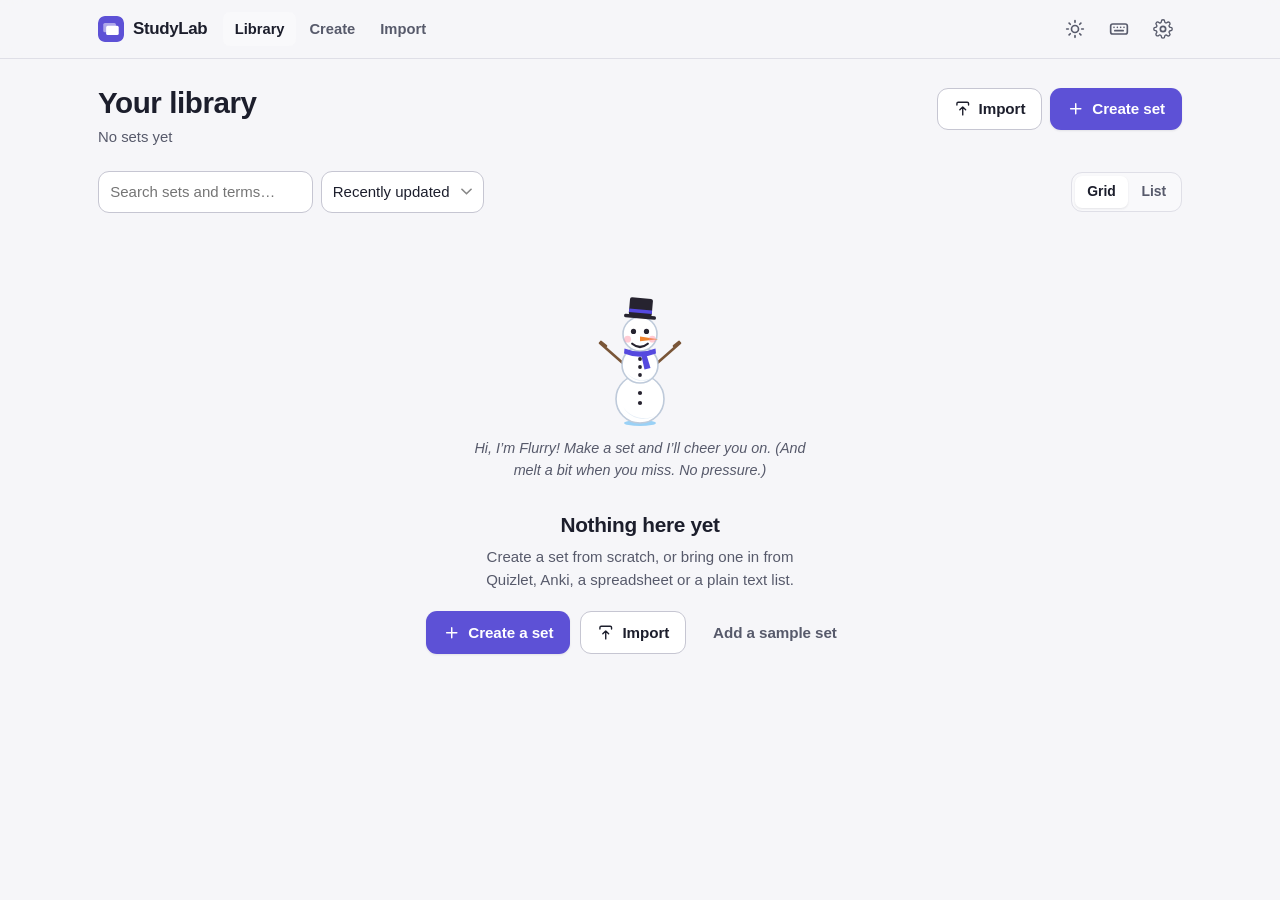
<file: index.html>
<!DOCTYPE html>
<html lang="en">
<head>
<meta charset="utf-8">
<meta name="viewport" content="width=device-width, initial-scale=1, viewport-fit=cover">
<title>StudyLab — Flashcards, Learn &amp; Test</title>
<meta name="description" content="A fast, private, offline-first study app with Flashcards, Learn, Test and Match modes. Your sets stay in your browser.">
<meta name="color-scheme" content="light dark">
<!-- Only applies when the page has been added to the Home Screen, where iOS
     paints the status bar itself and ignores theme-color. "black-translucent"
     hands that strip back to the page, so it shows the app's own background;
     .topbar then insets itself by the safe area. -->
<meta name="apple-mobile-web-app-status-bar-style" content="black-translucent">
<!-- One ungated theme-color, owned by the script below and then by theme.js.
     Media-gated copies cannot work here: the chosen theme lives in IndexedDB,
     which resolves long after first paint, so a dark app on a light phone got
     the light bar and kept it. -->
<meta name="theme-color" content="#f6f6f9">

<!-- Runs before the first paint. The real preference is in IndexedDB, so
     theme.js mirrors it into localStorage for this script to read back on the
     next visit — which settles both the status bar and the theme itself
     before anything is drawn, instead of flashing the wrong one. -->
<script>
(function () {
  var BG = { light: '#f6f6f9', dark: '#13151b' };   // the two --c-bg values
  var pref = 'system';
  try { pref = localStorage.getItem('studylab:theme') || 'system'; } catch (e) {}
  var theme = pref === 'light' || pref === 'dark' ? pref
    : (window.matchMedia && matchMedia('(prefers-color-scheme: dark)').matches ? 'dark' : 'light');
  document.documentElement.dataset.theme = theme;
  var m = document.querySelector('meta[name="theme-color"]');
  if (m) m.setAttribute('content', BG[theme]);
})();
</script>
<link rel="icon" href="data:image/svg+xml,%3Csvg xmlns='http://www.w3.org/2000/svg' viewBox='0 0 64 64'%3E%3Crect width='64' height='64' rx='14' fill='%235b5bd6'/%3E%3Crect x='14' y='18' width='30' height='22' rx='4' fill='%23fff' opacity='.55'/%3E%3Crect x='20' y='24' width='30' height='22' rx='4' fill='%23fff'/%3E%3C/svg%3E">
<link rel="stylesheet" href="css/app.css">
<link rel="stylesheet" href="css/modes.css">
<link rel="stylesheet" href="css/mobile.css">
<!-- Everything the first screen imports, requested in one go. Without these the
     browser only discovers each import after the file importing it arrives,
     which cost five round trips. Other screens load on demand (see main.js);
     the tests page checks this list against the real import graph. -->
<link rel="modulepreload" href="js/main.js">
<link rel="modulepreload" href="js/utils.js">
<link rel="modulepreload" href="js/data.js">
<link rel="modulepreload" href="js/storage.js">
<link rel="modulepreload" href="js/theme.js">
<link rel="modulepreload" href="js/router.js">
<link rel="modulepreload" href="js/ui.js">
<link rel="modulepreload" href="js/views/library.js">
<link rel="modulepreload" href="js/views/streak.js">
<link rel="modulepreload" href="js/mascot.js">
</head>
<body>
<a class="skip-link" href="#main">Skip to main content</a>

<header class="topbar" id="topbar">
  <div class="topbar__inner">
    <a class="brand" href="#/" aria-label="StudyLab home">
      <svg class="brand__mark" viewBox="0 0 64 64" aria-hidden="true" focusable="false">
        <rect width="64" height="64" rx="14" fill="currentColor"/>
        <rect x="13" y="17" width="31" height="23" rx="4" fill="#fff" opacity=".5"/>
        <rect x="20" y="24" width="31" height="23" rx="4" fill="#fff"/>
      </svg>
      <span class="brand__name">StudyLab</span>
    </a>

    <nav class="topnav" aria-label="Main">
      <a href="#/" data-nav="library">Library</a>
      <a href="#/create" data-nav="create">Create</a>
      <a href="#/import" data-nav="import">Import</a>
    </nav>

    <div class="topbar__spacer"></div>

    <button class="icon-btn" id="btn-theme" type="button" title="Toggle theme (T)" aria-label="Toggle colour theme">
      <svg viewBox="0 0 24 24" aria-hidden="true" class="ico-sun"><path d="M12 4V2m0 20v-2m8-8h2M2 12h2m13.66-5.66 1.41-1.41M4.93 19.07l1.41-1.41m0-11.32L4.93 4.93m14.14 14.14-1.41-1.41" stroke="currentColor" stroke-width="2" stroke-linecap="round" fill="none"/><circle cx="12" cy="12" r="4.2" stroke="currentColor" stroke-width="2" fill="none"/></svg>
      <svg viewBox="0 0 24 24" aria-hidden="true" class="ico-moon"><path d="M20 14.5A8.5 8.5 0 0 1 9.5 4a8.5 8.5 0 1 0 10.5 10.5Z" stroke="currentColor" stroke-width="2" stroke-linejoin="round" fill="none"/></svg>
    </button>

    <button class="icon-btn" id="btn-shortcuts" type="button" title="Keyboard shortcuts (?)" aria-label="Keyboard shortcuts">
      <svg viewBox="0 0 24 24" aria-hidden="true"><rect x="2" y="6" width="20" height="12" rx="2.5" stroke="currentColor" stroke-width="2" fill="none"/><path d="M6 10h.01M10 10h.01M14 10h.01M18 10h.01M7 14h10" stroke="currentColor" stroke-width="2" stroke-linecap="round"/></svg>
    </button>

    <a class="icon-btn" href="#/settings" id="btn-settings" title="Settings" aria-label="Settings">
      <svg viewBox="0 0 24 24" aria-hidden="true"><circle cx="12" cy="12" r="3.2" stroke="currentColor" stroke-width="2" fill="none"/><path d="M19.4 15a1.7 1.7 0 0 0 .34 1.87l.06.06a2 2 0 1 1-2.83 2.83l-.06-.06a1.7 1.7 0 0 0-1.87-.34 1.7 1.7 0 0 0-1.03 1.56V21a2 2 0 1 1-4 0v-.1A1.7 1.7 0 0 0 8.9 19.3a1.7 1.7 0 0 0-1.87.34l-.06.06a2 2 0 1 1-2.83-2.83l.06-.06A1.7 1.7 0 0 0 4.54 15a1.7 1.7 0 0 0-1.56-1.03H2.9a2 2 0 1 1 0-4H3a1.7 1.7 0 0 0 1.56-1.03A1.7 1.7 0 0 0 4.22 7.1l-.06-.06A2 2 0 1 1 6.99 4.2l.06.06A1.7 1.7 0 0 0 8.92 4.6h.08A1.7 1.7 0 0 0 10.03 3V2.9a2 2 0 1 1 4 0V3a1.7 1.7 0 0 0 1.03 1.56 1.7 1.7 0 0 0 1.87-.34l.06-.06a2 2 0 1 1 2.83 2.83l-.06.06A1.7 1.7 0 0 0 19.4 9v.08A1.7 1.7 0 0 0 21 10.1h.1a2 2 0 1 1 0 4H21a1.7 1.7 0 0 0-1.56 1.03Z" stroke="currentColor" stroke-width="1.6" fill="none" stroke-linejoin="round"/></svg>
    </a>
  </div>
</header>

<main id="main" class="main" tabindex="-1"></main>

<div class="toasts" id="toasts" role="status" aria-live="polite" aria-atomic="false"></div>
<div id="modal-root"></div>
<p class="sr-only" id="live-region" role="status" aria-live="polite"></p>

<noscript>
  <div class="noscript">StudyLab needs JavaScript to run. Please enable it in your browser.</div>
</noscript>

<script type="module" src="js/main.js"></script>
</body>
</html>
</file>
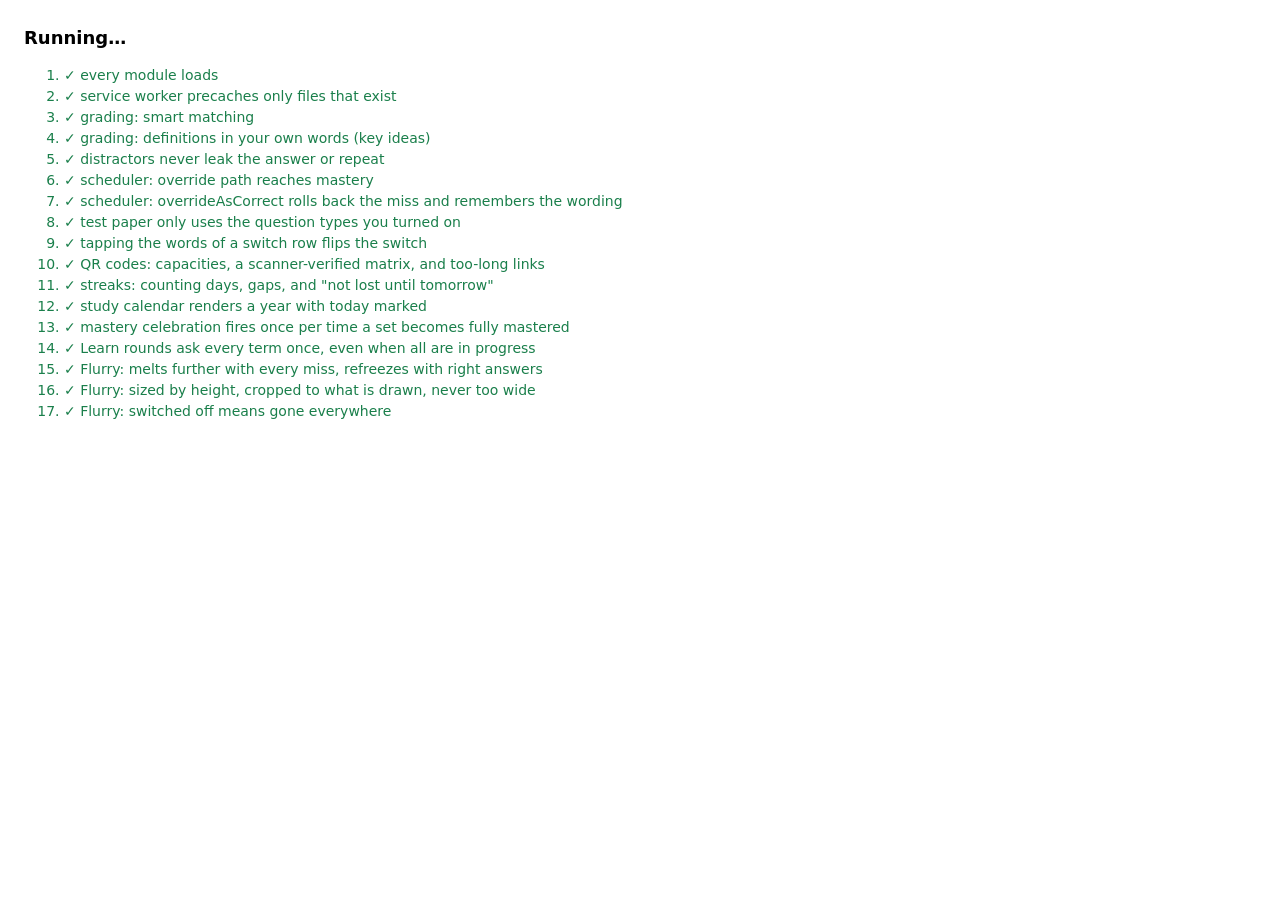
<file: tests/index.html>
<!DOCTYPE html>
<meta charset="utf-8">
<title>StudyLab tests</title>
<style>
  body { font: 14px/1.5 system-ui, sans-serif; margin: 24px; max-width: 860px; }
  .pass { color: #1a7f4b; } .fail { color: #c62828; font-weight: 600; }
  pre { background: #f4f4f6; padding: 8px; white-space: pre-wrap; }
  #summary { font-size: 18px; font-weight: 700; margin-bottom: 12px; }
</style>
<div id="summary">Running…</div>
<ol id="out"></ol>
<script type="module">
/* Browser test suite. Open /tests/ on any local server (or the live site).
   Pure logic only — it never touches your saved sets. */
const out = document.getElementById('out');
const results = [];
function test(name, fn) { results.push({ name, fn }); }
const eq = (a, b, msg) => { if (JSON.stringify(a) !== JSON.stringify(b)) throw new Error(`${msg || ''} expected ${JSON.stringify(b)}, got ${JSON.stringify(a)}`); };
const ok = (v, msg) => { if (!v) throw new Error(msg || 'expected truthy'); };

const MODULES = ['utils','ui','data','storage','router','theme','grading','scheduler','speech','importers','share','qr','celebrate','mascot',
  'views/library','views/setview','views/editor','views/flashcards','views/learn','views/test','views/match',
  'views/importview','views/settings','views/shared','views/dialogs','views/options','views/streak'];

test('every module loads', async () => {
  const fails = [];
  for (const m of MODULES) { try { await import(`../js/${m}.js`); } catch (e) { fails.push(`${m}: ${e.message}`); } }
  eq(fails, [], 'module failures:');
});

test('service worker precaches only files that exist', async () => {
  const sw = await (await fetch('../sw.js', { cache: 'no-store' })).text();
  const files = [...sw.matchAll(/'([^']+\.(?:js|css|html))'/g)].map(m => m[1]);
  ok(files.length > 20, 'shell list looks empty');
  const missing = [];
  for (const f of files) { const r = await fetch('../' + f, { cache: 'no-store' }); if (!r.ok) missing.push(f); }
  eq(missing, []);
});

test('grading: smart matching', async () => {
  const { grade } = await import('../js/grading.js');
  const r = (u, e, o) => { const x = grade(u, e, o || {}); return x.correct ? 'correct' : x.close ? 'close' : 'wrong'; };
  eq(r('the Mitochondria', 'mitochondria'), 'correct');
  eq(r('cafe', 'café'), 'correct');
  eq(r('its a test', "It's a test"), 'correct');
  eq(r('kitty', 'cat / kitty'), 'correct');
  eq(r('run', '(to) run'), 'correct');
  eq(r('measures fitness difference between a genotype and most fit genotype',
       'measures fitness difference between a genotype and the most fit genotype'), 'correct', 'mid-sentence article');
  eq(r('mitochondrian', 'mitochondrion'), 'close');
  eq(r('measures how big a population is', 'measures fitness difference between a genotype and the most fit genotype'), 'wrong', 'long wrong answer must not be close');
  eq(r('dog', 'cat'), 'wrong');
  eq(r('', 'x'), 'wrong');
  eq(r('cafe', 'café', { requireExact: true }), 'wrong');
  eq(r('my own words', 'official definition text here', { accepted: ['my own words'] }), 'correct', 'remembered override');
});

test('grading: definitions in your own words (key ideas)', async () => {
  const { grade } = await import('../js/grading.js');
  const r = (u, e, o) => { const x = grade(u, e, o || {}); return x.correct ? 'correct' : x.keywords ? 'own words' : x.close ? 'close' : 'wrong'; };
  const def = 'measures fitness difference between a genotype and the most fit genotype';
  eq(r('difference in fitness between a genotype and the fittest genotype', def), 'own words');
  eq(r('controls what can enter and leave', 'controls what enters and leaves'), 'own words');
  eq(r('treaty that lowers trade barriers between nations', 'a treaty between nations that lowers barriers to trade'), 'own words');
  eq(r('the war ended in 1918 after germany surrendered', 'war that ended in 1918 with the surrender of germany'), 'own words');
  // must stay wrong
  eq(r('measures how big a population is', def), 'wrong', 'different idea');
  eq(r('cell', 'the powerhouse of the cell'), 'wrong', 'short answers need the real thing');
  eq(r('does not allow water to pass through the membrane', 'allows water to pass through the membrane'), 'wrong', 'negation flips meaning');
  eq(r('war started 1914 germany', 'war that ended in 1918 with the surrender of germany'), 'wrong');
  eq(r('dna rna protein cell nucleus mitochondria ribosome energy membrane enzyme gene', 'the nucleus holds the dna of the cell'), 'wrong', 'keyword dump');
  eq(r('controls what can enter and leave', 'controls what enters and leaves', { smart: false }), 'wrong', 'only with smart grading');
});

test('distractors never leak the answer or repeat', async () => {
  const { distractors } = await import('../js/grading.js');
  const pool = Array.from({ length: 500 }, (_, i) => `definition ${i}`);
  for (let i = 0; i < 200; i++) {
    const d = distractors(pool[i], pool, 3);
    eq(d.length, 3); ok(!d.includes(pool[i]), 'leaked answer'); eq(new Set(d).size, 3, 'duplicate');
  }
});

test('scheduler: override path reaches mastery', async () => {
  const { recordAnswer } = await import('../js/scheduler.js');
  const p = { cards: {} }, o = { masteryTarget: 2 };
  recordAnswer(p, 't', true, o);                          // streak 1
  const before = { ...p.cards.t };
  recordAnswer(p, 't', false, o);                         // a miss resets…
  eq(p.cards.t.streak, 0);
  p.cards.t = { ...before };                              // …"I was right" rolls back
  recordAnswer(p, 't', true, o);
  eq(p.cards.t.status, 'mastered');
});

test('scheduler: overrideAsCorrect rolls back the miss and remembers the wording', async () => {
  const { recordAnswer, ensureCard, overrideAsCorrect } = await import('../js/scheduler.js');
  const { grade } = await import('../js/grading.js');
  const p = { cards: {} }, o = { masteryTarget: 2 };
  recordAnswer(p, 't', true, o);
  const before = { ...ensureCard(p, 't') };
  recordAnswer(p, 't', false, o);
  const c = overrideAsCorrect(p, 't', before, '  energy factory of the cell ', o);
  eq([c.status, c.wrong, c.right], ['mastered', 0, 2]);
  eq(c.accepted, ['energy factory of the cell']);
  ok(grade('Energy factory of the cell', 'the powerhouse of the cell', { accepted: c.accepted }).correct, 'wording accepted next time');
  ok(grade('energy factory of the cell', 'the powerhouse of the cell', { requireExact: true, accepted: c.accepted }).correct, 'even with smart grading off');
});

test('test paper only uses the question types you turned on', async () => {
  const { makeQuestions } = await import('../js/views/test.js');
  const { mulberry32 } = await import('../js/utils.js');
  const terms = n => Array.from({ length: n }, (_, i) => ({ id: 't' + i, term: 'term ' + i, definition: 'definition ' + i }));
  const kindsOf = qs => [...new Set(qs.map(q => q.kind))].sort();
  const covered = qs => qs.reduce((n, q) => n + (q.kind === 'matching' ? q.terms.length : 1), 0);
  const all = ['written', 'multiple', 'truefalse', 'matching'];
  // every non-empty combination of types, several set sizes and seeds
  for (let mask = 1; mask < 16; mask++) {
    const types = Object.fromEntries(all.map((k, b) => [k, !!(mask & (1 << b))]));
    const on = all.filter(k => types[k]);
    for (const n of [2, 3, 4, 7, 12, 23]) {
      for (let seed = 1; seed <= 6; seed++) {
        const t = terms(n);
        const qs = makeQuestions(t, t, { types, answerWith: 'both' }, mulberry32(seed));
        eq(covered(qs), n, `every term asked once (${on}, n=${n})`);
        const stray = kindsOf(qs).filter(k => !on.includes(k));
        eq(stray, [], `types ${on} on, n=${n}, seed=${seed}:`);
      }
    }
  }
  // matching only: no written leftovers, groups balanced and never above five
  const sizes = n => makeQuestions(terms(n), terms(n), { types: { matching: true } }, mulberry32(1)).map(q => q.terms.length);
  eq(sizes(12), [4, 4, 4]); eq(sizes(7), [4, 3]); eq(sizes(5), [5]); eq(sizes(3), [3]);
  // turning matching on in a big set actually produces matching questions
  const t = terms(30);
  const mixed = makeQuestions(t, t, { types: { written: true, matching: true } }, mulberry32(3));
  ok(mixed.some(q => q.kind === 'matching'), 'matching appears when enabled');
});

test('tapping the words of a switch row flips the switch', async () => {
  const { checkboxRow, typeRows } = await import('../js/views/options.js');
  let v = false;
  const row = checkboxRow('Starred only', '', false, x => { v = x; });
  document.body.appendChild(row);
  row.querySelector('.opt-row__label').click();
  eq([v, row.querySelector('input').checked], [true, true]);
  row.querySelector('input').click();                 // the switch itself still works, once
  eq([v, row.querySelector('input').checked], [false, false]);
  row.remove();
  // "keep at least one type on" still applies when tapping the words
  let types = { written: true, matching: false };
  const rows = typeRows(types, [['written', 'Written'], ['matching', 'Matching']], x => { types = x; });
  rows.forEach(r => document.body.appendChild(r));
  rows[0].querySelector('.opt-row__label').click();
  ok(rows[0].querySelector('input').checked, 'last type cannot be turned off');
  rows[1].querySelector('.opt-row__text').click();
  rows[0].querySelector('.opt-row__label').click();
  eq(types, { written: false, matching: true });
  rows.forEach(r => r.remove());
});

test('QR codes: capacities, a scanner-verified matrix, and too-long links', async () => {
  const { encodeQR, capacity, MAX_QR_BYTES, qrSvg } = await import('../js/qr.js');
  eq([1, 10, 25, 40].map(v => [capacity(v, 'L'), capacity(v, 'M')]), [[17, 14], [271, 213], [1273, 997], [2953, 2331]], 'ISO 18004 byte capacities');
  eq(MAX_QR_BYTES, 2953);
  // This exact matrix was decoded successfully by an independent QR reader (jsQR).
  const text = 'https://fish2266.github.io/studylab/#/s/gH4sIAAAAAAAAA6tWKkktLlGyUkoqTVHSUcpLzE0F8pMSixRqAQB_test';
  const qr = encodeQR(text);
  let h = 2166136261; for (const row of qr.modules) for (const v of row) { h ^= v ? 1 : 0; h = Math.imul(h, 16777619) >>> 0; }
  eq([qr.version, qr.ecl, qr.size, h.toString(16)], [6, 'M', 41, 'a3d9916f']);
  // finder patterns in three corners
  const finder = (x, y) => [0, 6].every(d => qr.modules[y][x + d] && qr.modules[y + d][x]) && !qr.modules[y + 1][x + 1] && qr.modules[y + 3][x + 3];
  ok(finder(0, 0) && finder(qr.size - 7, 0) && finder(0, qr.size - 7), 'finder patterns');
  // longer text -> bigger version; drops to level L before giving up
  ok(encodeQR('x'.repeat(500)).version > qr.version);
  eq(encodeQR('x'.repeat(2400)).ecl, 'L');
  let threw = false; try { encodeQR('x'.repeat(3000)); } catch { threw = true; }
  ok(threw, 'over 2953 bytes must throw');
  const svg = qrSvg(qr); ok(svg.querySelector('path').getAttribute('d').length > 100, 'svg drawn');
});

test('streaks: counting days, gaps, and "not lost until tomorrow"', async () => {
  const { streakInfo, dayKey, addDays } = await import('../js/data.js');
  const now = new Date(2026, 10, 2, 15, 0);          // 2 Nov 2026, afternoon
  const d = (n) => dayKey(addDays(now, -n));
  const days = (...ns) => Object.fromEntries(ns.map(n => [d(n), 5]));
  eq(streakInfo({}, now).current, 0);
  eq(streakInfo(days(0, 1, 2), now).current, 3, 'today + 2 before');
  eq(streakInfo(days(1, 2, 3), now).current, 3, 'yesterday still counts before you study today');
  eq(streakInfo(days(1, 2, 3), now).studiedToday, false);
  eq(streakInfo(days(2, 3), now).current, 0, 'a missed day breaks it');
  const s = streakInfo(days(0, 10, 11, 12, 13, 20), now);
  eq([s.current, s.best, s.totalDays, s.today], [1, 4, 6, 5]);
  // across a month boundary and DST change (1 Nov in the US)
  eq(streakInfo(days(0, 1, 2, 3, 4), now).current, 5);
  eq(dayKey(new Date(2026, 0, 5)), '2026-01-05');
});

test('study calendar renders a year with today marked', async () => {
  const { heatmap, level } = await import('../js/views/streak.js');
  const { dayKey } = await import('../js/data.js');
  eq([0, 1, 9, 10, 29, 30, 59, 60, 500].map(level), [0, 1, 1, 2, 2, 3, 3, 4, 4]);
  const now = new Date(2026, 10, 2);
  const h = heatmap({ [dayKey(now)]: 40, '2026-10-01': 3 }, now);
  eq(h.querySelectorAll('.heat__col').length, 53);
  eq(h.querySelectorAll('.is-today').length, 1);
  ok(h.querySelector('.is-today').classList.contains('l3'));
  eq(h.querySelectorAll('.heat__grid .l1').length, 1);
  ok(!/\b(null|undefined)\b/.test(h.textContent));
});

test('mastery celebration fires once per time a set becomes fully mastered', async () => {
  const { checkMastered } = await import('../js/celebrate.js');
  const set = { terms: [{ id: 'a', term: 'a', definition: '1' }, { id: 'b', term: 'b', definition: '2' }, { id: 'c', term: '', definition: '' }] };
  const p = { cards: { a: { status: 'mastered' }, b: { status: 'learning' } } };
  eq(checkMastered(set, p), false, 'not all mastered');
  p.cards.b.status = 'mastered';
  eq(checkMastered(set, p), true, 'blank cards are ignored');
  eq(checkMastered(set, p), false, 'only once');
  p.cards.b.status = 'learning';
  eq(checkMastered(set, p), false); ok(!p.masteredAt, 'slipping back clears it');
  p.cards.b.status = 'mastered';
  eq(checkMastered(set, p), true, 're-mastering celebrates again');
  eq(checkMastered({ terms: [] }, { cards: {} }), false, 'empty set never "mastered"');
});

test('Learn rounds ask every term once, even when all are in progress', async () => {
  const { buildRound } = await import('../js/scheduler.js');
  const terms = Array.from({ length: 5 }, (_, i) => ({ id: 't' + i }));
  const learning = { cards: Object.fromEntries(terms.map(t => [t.id, { status: 'learning', box: 0, wrong: 0, due: 0 }])) };
  const r = buildRound(terms, learning, { roundSize: 7 });
  eq(r.length, 5); eq(new Set(r).size, 5, 'no repeats');
  const r2 = buildRound(Array.from({ length: 20 }, (_, i) => ({ id: 'x' + i })), { cards: Object.fromEntries(Array.from({ length: 20 }, (_, i) => ['x' + i, { status: i < 12 ? 'learning' : 'new', box: 0, wrong: 0, due: 0 }])) }, { roundSize: 7 });
  eq([r2.length, new Set(r2).size], [7, 7]);
});

test('Flurry: melts further with every miss, refreezes with right answers', async () => {
  const { createMood, moodForScore, snowman, MAX_MELT } = await import('../js/mascot.js');
  const f = createMood();
  const faces = [], melts = [];
  for (let i = 0; i < 12; i++) { const r = f.react('wrong'); faces.push(r.face); melts.push(r.melt); ok(r.quip && !r.quip.includes('{n}'), 'quip filled in'); }
  eq(faces.slice(0, 8), ['worried', 'sad', 'cry', 'cry', 'sob', 'sob', 'puddle', 'puddle'], 'escalation');
  eq(melts.slice(0, 4), [1, 2, 3, 4]); eq(Math.max(...melts), MAX_MELT, 'capped');
  // recovery: first right after a meltdown gets a recovery line, melt goes down
  const back = f.react('right');
  eq(back.face, 'happy'); ok(back.melt < MAX_MELT);
  let r; for (let i = 0; i < 7; i++) r = f.react('right');
  eq([r.face, r.melt], ['party', 0], 'eight in a row: party, fully refrozen');
  eq(f.react('skip').face, 'think', '"don\'t know" is not punished');
  eq([0, 19, 20, 45, 70, 85, 100].map(p => moodForScore(p).face), ['puddle', 'puddle', 'cry', 'worried', 'happy', 'grin', 'party']);
  // drawings: valid markup for every state, puddle form when melted, help sign at the very end
  for (const face of ['happy', 'grin', 'cool', 'party', 'wave', 'think', 'nervous', 'worried', 'sad', 'cry', 'sob', 'puddle']) {
    for (const melt of [0, 4, 9]) {
      const n = snowman({ face, melt });
      ok(n.querySelector('svg') && !/NaN|undefined|null/.test(n.innerHTML), `${face}/${melt} draws cleanly`);
    }
  }
  ok(snowman({ face: 'puddle', melt: 9 }).textContent.includes('help'), 'the help sign');
  ok(!snowman({ face: 'sad', melt: 3 }).textContent.includes('help'));
  eq(snowman({ face: 'happy' }).getAttribute('aria-hidden'), 'true', 'decorative for screen readers');
});

test('Flurry: sized by height, cropped to what is drawn, never too wide', async () => {
  const { snowman, frame } = await import('../js/mascot.js');
  const px = (n, k) => parseInt(n.style[k], 10);
  const stand = snowman({ face: 'happy', size: 80 }), pud = snowman({ face: 'puddle', melt: 8, size: 80 });
  eq(px(stand, 'height'), 80); ok(px(stand, 'width') < 80, 'standing is taller than wide');
  ok(px(pud, 'width') > px(stand, 'width') * 1.5, 'a puddle spreads sideways instead of shrinking');
  const capped = snowman({ face: 'puddle', melt: 7, size: 100, maxWidth: 120 });
  eq(px(capped, 'width'), 120); ok(px(capped, 'height') < 100, 'width cap scales him down');
  ok(frame('happy', 0).top > frame('party', 0).top, 'no empty room above a plain snowman');
  ok(frame('puddle', 7).height < frame('happy', 0).height / 1.5, 'puddle frame is cropped');
});

test('Flurry: switched off means gone everywhere', async () => {
  const { buddy, hero } = await import('../js/mascot.js');
  const data = await import('../js/data.js');
  const s = data.getSettings(), before = s.mascot;
  try {
    s.mascot = false;                                   // in memory only — nothing is saved
    eq([buddy({ face: 'happy', quip: 'x' }), hero({ face: 'happy' })], [null, null]);
    s.mascot = true;
    ok(buddy({ face: 'happy', quip: 'x' }).querySelector('.snowman'));
  } finally { s.mascot = before; }
});

// A frame that loads the app's real stylesheets (but not the app), for layout and colour checks.
async function styledFrame(width = 375, theme = 'light') {
  const f = document.createElement('iframe');
  f.style.cssText = `position:absolute;left:-9999px;top:0;width:${width}px;height:900px;border:0`;
  f.srcdoc = `<!DOCTYPE html><html data-theme="${theme}"><head><link rel="stylesheet" href="${new URL('../css/app.css', location)}"><link rel="stylesheet" href="${new URL('../css/modes.css', location)}"><link rel="stylesheet" href="${new URL('../css/mobile.css', location)}"></head><body><main class="main"></main></body></html>`;
  document.body.appendChild(f);
  await new Promise(r => f.onload = r);
  await Promise.all([...f.contentDocument.querySelectorAll('link')].map(l => l.sheet ? 0 : new Promise(r => { l.onload = r; l.onerror = r; })));
  return f;
}
const rgbOf = (s) => s.match(/[\d.]+/g).slice(0, 3).map(n => +n / 255);

test('calendar: today\'s ring is never clipped (phone and desktop)', async () => {
  const { heatmap } = await import('../js/views/streak.js');
  const { dayKey } = await import('../js/data.js');
  for (const w of [375, 1200]) {
    const f = await styledFrame(w);
    try {
      const now = new Date(2026, 10, 7);                 // a Saturday: today is the bottom-right square
      const h = heatmap({ [dayKey(now)]: 40 }, now);
      f.contentDocument.importNode(h, true);
      const host = f.contentDocument.createElement('div'); host.style.width = (w - 32) + 'px'; host.appendChild(f.contentDocument.adoptNode(h));
      f.contentDocument.querySelector('main').appendChild(host);
      const t = f.contentDocument.querySelector('.is-today').getBoundingClientRect();
      const c = f.contentDocument.querySelector('.heat__clip').getBoundingClientRect();
      const ring = 2.5;                                   // outline 1.5px + offset 1px
      ok(t.right + ring <= c.right + 0.5 && t.bottom + ring <= c.bottom + 0.5 && t.top - ring >= c.top - 0.5, `${w}px: ring fits (cell ${t.right},${t.bottom} clip ${c.right},${c.bottom})`);
    } finally { f.remove(); }
  }
});

test('buttons: hovering never replaces a variant\'s colour (the blank-button bug)', async () => {
  const f = await styledFrame();
  try {
    const flat = (r) => (!r.selectorText && r.cssRules ? [...r.cssRules].flatMap(flat) : [r]);   // style rules have (empty) cssRules too, so check selectorText
    const rules = [...f.contentDocument.styleSheets].flatMap(sh => [...sh.cssRules].flatMap(flat));
    const hovers = rules.filter(r => r.selectorText && /(^|,\s*)\.btn:hover\b/.test(r.selectorText));
    ok(hovers.length, 'found .btn:hover');
    for (const r of hovers) {
      // read the rule text: shorthand values built from var() come back empty from getPropertyValue
      const m = r.cssText.match(/background(?:-color)?\s*:\s*([^;]+)/);
      ok(!m || /var\(--btn-bg(-hover)?\)/.test(m[1]), `.btn:hover must use the variant's variable, got "${m && m[1]}" in ${r.selectorText}`);
    }
  } finally { f.remove(); }
});

test('colours: text tokens meet 4.5:1 in both themes', async () => {
  const { contrast } = await import('../js/theme.js');
  for (const theme of ['light', 'dark']) {
    const f = await styledFrame(375, theme);
    try {
      const probe = (fg, bg) => { const d = f.contentDocument.createElement('div'); d.style.cssText = `color:var(${fg});background:var(${bg})`; f.contentDocument.body.appendChild(d); const s = getComputedStyle(d); const r = contrast(rgbOf(s.color), rgbOf(s.backgroundColor)); d.remove(); return r; };
      for (const [fg, bg] of [['--c-text-dim', '--c-bg'], ['--c-text-dim', '--c-surface-2'], ['--c-text-mid', '--c-bg'], ['--c-good', '--c-good-bg'],
                              ['--c-bad', '--c-bad-bg'], ['--c-warn-text', '--c-warn-bg'], ['--c-accent-fg', '--c-accent'], ['--c-accent-text', '--c-accent-soft']]) {
        const r = probe(fg, bg);
        ok(r >= 4.5, `${theme}: ${fg} on ${bg} is ${r.toFixed(2)}:1`);
      }
    } finally { f.remove(); }
  }
});

test('colours: every accent choice gets readable button text', async () => {
  const { ACCENTS, accentTones, contrast } = await import('../js/theme.js');
  const hsl = (h, s, l) => { s /= 100; l /= 100; const k = n => (n + h / 30) % 12, a = s * Math.min(l, 1 - l); const f = n => l - a * Math.max(-1, Math.min(k(n) - 3, Math.min(9 - k(n), 1))); return [f(0), f(8), f(4)]; };
  for (const { hue, name } of ACCENTS) {
    const t = accentTones(hue);
    const fg = t.fg === '#fff' ? [1, 1, 1] : hsl(hue, 60, 12);
    ok(contrast(fg, hsl(hue, 62, t.l)) >= 4.5, `${name}: button text ${contrast(fg, hsl(hue, 62, t.l)).toFixed(2)}`);
    ok(contrast(hsl(hue, 62, t.textL), hsl(hue, 62, 96)) >= 4.5, `${name}: accent text on pale accent`);
  }
  eq(accentTones(245), { l: 58, fg: '#fff', textL: 42 }, 'default indigo is unchanged');
});

test('keyboard: shortcuts leave Enter/Space on buttons alone', async () => {
  const { onControl } = await import('../js/utils.js');
  const card = document.createElement('div'); card.setAttribute('role', 'button');
  const inner = document.createElement('span'); card.appendChild(inner);
  const btn = document.createElement('button'); const star = document.createElement('button'); card.appendChild(star);
  const ev = (t) => ({ target: t });
  eq([onControl(ev(btn)), onControl(ev(card, card), card), onControl(ev(inner), card), onControl(ev(star), card), onControl(ev(document.body))],
     [true, false, false, true, false], 'button / the card itself / text in the card / a button in the card / page');
});

test('keyboard: focus is restored when the focused button disappears, never stolen', async () => {
  const { keepFocus } = await import('../js/utils.js');
  const frame = () => new Promise(r => requestAnimationFrame(() => r()));
  const b = document.createElement('button'); b.textContent = 'Start'; document.body.appendChild(b); b.focus();
  const target = document.createElement('div'); document.body.appendChild(target);
  b.remove();                                           // like a view swapping out the pressed button
  keepFocus(() => target); await frame(); await frame();
  eq(document.activeElement, target, 'focus moved to the new content');
  eq(target.getAttribute('tabindex'), '-1');
  const other = document.createElement('input'); document.body.appendChild(other); other.focus();
  keepFocus(() => target); await frame(); await frame();
  eq(document.activeElement, other, 'focus that is still valid is left alone');
  target.remove(); other.remove();
});

test('touch: sliders are a usable height on phones', async () => {
  const f = await styledFrame(375);
  try {
    const r = f.contentDocument.createElement('input'); r.type = 'range'; r.className = 'range';
    f.contentDocument.querySelector('main').appendChild(r);
    ok(r.getBoundingClientRect().height >= 32, `slider is ${r.getBoundingClientRect().height}px tall`);
  } finally { f.remove(); }
});

test('damaged stored data is cleaned before any screen sees it', async () => {
  const { cleanProgress, cleanIndexRow, normalizeSet } = await import('../js/data.js');
  const p = cleanProgress({ id: 's', cards: { a: null, b: 'junk', c: [1], d: { status: 'mastered' } } }, 's');
  eq(Object.keys(p.cards), ['d']); eq([p.cards.d.status, p.cards.d.streak, typeof p.sessions], ['mastered', 0, 'object']);
  eq(cleanProgress(null, 'x').cards, {}); eq(cleanProgress({ cards: [] }, 'x').cards, {});
  eq(cleanIndexRow({ id: 'i', title: null, count: '3', updatedAt: 'yesterday' }), { id: 'i', title: 'Untitled set', description: '', count: 3, createdAt: 0, updatedAt: 0, folder: '' });
  const n = normalizeSet({ id: 'z', title: null, terms: [{ term: null, definition: 42 }, null, 'x'] });
  eq([n.title, n.terms.length, typeof n.terms[0].term, n.terms[0].definition], ['Untitled set', 1, 'string', '42']);
});

test('storage: listing ids is cheap and agrees with a full read', async () => {
  const store = await import('../js/storage.js');
  await store.initStorage();
  const ids = (await store.keys('sets')).map(String).sort();
  const all = (await store.getAll('sets')).map(s => String(s.id)).sort();
  eq(ids, all);                                       // read-only: never touches your sets
});

test('startup: modulepreload list matches what the first screen really imports', async () => {
  const html = await (await fetch('../index.html', { cache: 'no-store' })).text();
  const preloaded = [...html.matchAll(/<link rel="modulepreload" href="([^"]+)"/g)].map(m => m[1]).sort();
  const seen = new Set();
  const walk = async (path) => {
    if (seen.has(path)) return; seen.add(path);
    const src = await (await fetch('../' + path, { cache: 'no-store' })).text();
    for (const m of src.matchAll(/^import [^;]*? from '([^']+)';|^import '([^']+)';/gm)) {
      const rel = m[1] || m[2]; const url = new URL(rel, new URL('../' + path, location)); await walk(url.pathname.replace(/^.*?\/js\//, 'js/'));
    }
  };
  await walk('js/main.js'); await walk('js/views/library.js');
  eq(preloaded, [...seen].sort(), 'index.html modulepreload vs static import graph of main + library');
});

test('offline: every module is in the service worker shell (screens load on demand)', async () => {
  const sw = await (await fetch('../sw.js', { cache: 'no-store' })).text();
  const shell = new Set([...sw.matchAll(/'(js\/[^']+\.js)'/g)].map(m => m[1]));
  const missing = [...MODULES, 'main'].map(m => `js/${m}.js`).filter(f => !shell.has(f));   // main is not imported here (it would boot the app) but must be cached
  eq(missing, [], 'add these to SHELL in sw.js or that screen breaks offline');
  ok(/cache: 'reload'/.test(sw), 'precache must bypass the HTTP cache');
  ok(/if \(cached\) \{/.test(sw) && /const DEV = /.test(sw), 'shell stays cache-first (network-first only on localhost)');
});

test('importers: real-world formats', async () => {
  const { parseAny } = await import('../js/importers.js');
  eq(parseAny('a\tone\nb\ttwo').terms.length, 2, 'quizlet tsv');
  eq(parseAny('"Hello" there\tgreeting').terms[0].term, '"Hello" there', 'quotes literal in tsv');
  eq(parseAny('"Smith, John","A, person"').terms[0].definition, 'A, person', 'quoted csv');
  eq(parseAny('<b>Hund</b>\tdog').terms[0].term, 'Hund', 'anki html');
  eq(parseAny('| T | D |\n|---|---|\n| x | 1 |', { skipHeader: true }).terms[0].definition, '1', 'markdown');
  eq(parseAny('{"cards":[{"front":"f","back":"b"}]}').terms[0].definition, 'b', 'json');
  eq(parseAny('cat - pet\ndog - pet\nbird - wings').terms.length, 3, 'dash list');
});

test('share links round-trip', async () => {
  const { makeShareLink, readShareLink } = await import('../js/share.js');
  const set = { title: 'Café', description: '', terms: [{ term: 'é', definition: 'x, "y"', hint: 'h' }] };
  const { url } = await makeShareLink(set);
  const back = await readShareLink(url.split('#/s/')[1]);
  eq([back.title, back.terms[0].term, back.terms[0].definition, back.terms[0].hint], ['Café', 'é', 'x, "y"', 'h']);
});

test('user text is never rendered as markup', async () => {
  const { el } = await import('../js/utils.js');
  window.__xss = 0;
  const n = el('div', {}, '<img src=x onerror="window.__xss=1">');
  document.body.appendChild(n); await new Promise(r => setTimeout(r, 50)); n.remove();
  eq(window.__xss, 0); eq(n.children.length, 0);
});

let passed = 0;
for (const t of results) {
  const li = document.createElement('li');
  try { await t.fn(); li.className = 'pass'; li.textContent = '✓ ' + t.name; passed++; }
  catch (e) { li.className = 'fail'; li.textContent = '✗ ' + t.name; const pre = document.createElement('pre'); pre.textContent = e.message; li.appendChild(pre); }
  out.appendChild(li);
}
const s = document.getElementById('summary');
s.textContent = `${passed} / ${results.length} passed`;
s.className = passed === results.length ? 'pass' : 'fail';
window.__testResult = { passed, total: results.length };
</script>
</file>
<file: css/app.css>
/* ==========================================================================
   StudyLab — core design system
   1. Tokens & themes   2. Reset   3. Primitives   4. Layout   5. Components
   ========================================================================== */

/* ---------- 1. Tokens ---------- */
:root {
  --accent-h: 245; --accent-s: 62%;

  /* --accent-l / --accent-fg / --accent-text-l are set per hue by theme.js so text on the accent always reads */
  --c-accent:        hsl(var(--accent-h) var(--accent-s) var(--accent-l, 58%));
  --c-accent-hover:  hsl(var(--accent-h) var(--accent-s) calc(var(--accent-l, 58%) - 6%));
  --c-accent-press:  hsl(var(--accent-h) var(--accent-s) calc(var(--accent-l, 58%) - 12%));
  --c-accent-fg:     var(--accent-fg, #fff);
  --c-accent-soft:   hsl(var(--accent-h) var(--accent-s) 96%);
  --c-accent-line:   hsl(var(--accent-h) var(--accent-s) 86%);
  --c-accent-text:   hsl(var(--accent-h) var(--accent-s) var(--accent-text-l, 42%));

  --c-bg:       hsl(240 20% 97%);
  --c-surface:  #fff;
  --c-surface-2:hsl(240 22% 98%);
  --c-raised:   #fff;
  --c-border:   hsl(240 14% 89%);
  --c-border-strong: hsl(240 12% 80%);
  --c-text:     hsl(232 22% 14%);
  --c-text-mid: hsl(232 10% 38%);
  --c-text-dim: hsl(232 8% 45%);       /* ≥ 4.5:1 on every light surface */

  --c-good:     hsl(152 58% 31%);
  --c-good-bg:  hsl(152 60% 95%);
  --c-good-line:hsl(152 45% 78%);
  --c-bad:      hsl(356 66% 46%);
  --c-bad-bg:   hsl(356 80% 97%);
  --c-bad-line: hsl(356 70% 88%);
  --c-warn:     hsl(36 85% 44%);
  --c-warn-text:hsl(32 90% 31%);       /* amber that reads as text; --c-warn stays for bars and borders */
  --c-warn-bg:  hsl(42 92% 95%);
  --c-star:     hsl(43 92% 48%);

  --shadow-1: 0 1px 2px hsl(240 20% 20% / .06), 0 1px 3px hsl(240 20% 20% / .04);
  --shadow-2: 0 2px 4px hsl(240 20% 20% / .05), 0 6px 16px hsl(240 20% 20% / .07);
  --shadow-3: 0 8px 20px hsl(240 20% 20% / .10), 0 24px 48px hsl(240 20% 20% / .12);
  --shadow-key: 0 4px 0 hsl(240 14% 86%);

  --r-sm: 7px; --r: 11px; --r-lg: 16px; --r-xl: 22px; --r-pill: 999px;

  --fs-scale: 1;
  --font: "Inter var", Inter, -apple-system, BlinkMacSystemFont, "Segoe UI", Roboto, "Helvetica Neue", Arial, sans-serif;
  --font-read: var(--font);
  --font-mono: ui-monospace, SFMono-Regular, "SF Mono", Menlo, Consolas, monospace;

  --topbar-h: 58px;
  --wrap: 1120px;
  --dur-1: 120ms; --dur-2: 200ms; --dur-3: 340ms;
  --ease: cubic-bezier(.32,.72,.32,1);
}

html[data-theme="dark"] {
  --c-accent:        hsl(var(--accent-h) 72% 66%);
  --c-accent-hover:  hsl(var(--accent-h) 72% 72%);
  --c-accent-press:  hsl(var(--accent-h) 72% 60%);
  --c-accent-fg:     hsl(var(--accent-h) 60% 8%);
  --c-accent-soft:   hsl(var(--accent-h) 34% 20%);
  --c-accent-line:   hsl(var(--accent-h) 32% 34%);
  --c-accent-text:   hsl(var(--accent-h) 76% 76%);

  --c-bg:       hsl(230 16% 9%);
  --c-surface:  hsl(230 15% 13%);
  --c-surface-2:hsl(230 15% 16%);
  --c-raised:   hsl(230 14% 17%);
  --c-border:   hsl(230 12% 23%);
  --c-border-strong: hsl(230 10% 34%);
  --c-text:     hsl(228 24% 94%);
  --c-text-mid: hsl(228 12% 72%);
  --c-text-dim: hsl(228 9% 62%);

  --c-good:     hsl(152 52% 58%);
  --c-good-bg:  hsl(152 34% 17%);
  --c-good-line:hsl(152 30% 30%);
  --c-bad:      hsl(356 76% 68%);
  --c-bad-bg:   hsl(356 36% 19%);
  --c-bad-line: hsl(356 32% 34%);
  --c-warn:     hsl(40 88% 62%);
  --c-warn-text:var(--c-warn);
  --c-warn-bg:  hsl(40 32% 18%);

  --shadow-1: 0 1px 2px hsl(0 0% 0% / .4);
  --shadow-2: 0 2px 6px hsl(0 0% 0% / .42), 0 8px 20px hsl(0 0% 0% / .32);
  --shadow-3: 0 10px 28px hsl(0 0% 0% / .5), 0 30px 60px hsl(0 0% 0% / .45);
  --shadow-key: 0 4px 0 hsl(230 12% 22%);
  color-scheme: dark;
}
html[data-theme="light"] { color-scheme: light; }

/* Reading-font option (Learn/Flashcards long text) */
html[data-readfont="serif"] { --font-read: Charter, "Iowan Old Style", Georgia, "Times New Roman", serif; }
html[data-readfont="mono"]  { --font-read: var(--font-mono); }
html[data-readfont="dys"]   { --font-read: "Comic Sans MS", "Trebuchet MS", Verdana, sans-serif; letter-spacing: .012em; }

/* ---------- 2. Reset ---------- */
*, *::before, *::after { box-sizing: border-box; }
/* The page background has to live on the root element, not only on <body>.
   With viewport-fit=cover, iOS paints the safe-area strip behind the status
   bar from the ROOT background; body's background propagates to the canvas
   but not to that strip, so it fell back to the default white. In light mode
   that is invisible against a near-white page — in dark mode it reads as a
   white bar across the Dynamic Island. */
html { -webkit-text-size-adjust: 100%; background: var(--c-bg); }
body {
  margin: 0;
  font-family: var(--font);
  font-size: calc(15px * var(--fs-scale));
  line-height: 1.55;
  color: var(--c-text);
  background: var(--c-bg);
  -webkit-font-smoothing: antialiased;
  text-rendering: optimizeLegibility;
  overflow-wrap: anywhere;
}
h1, h2, h3, h4 { margin: 0; line-height: 1.22; font-weight: 650; letter-spacing: -.015em; }
h1 { font-size: 1.85rem; } h2 { font-size: 1.3rem; } h3 { font-size: 1.05rem; }
p { margin: 0 0 .7em; }
a { color: var(--c-accent-text); text-decoration: none; }
a:hover { text-decoration: underline; }
a.btn:hover, a.icon-btn:hover { text-decoration: none; }   /* link-buttons are buttons, not text links */
button, input, select, textarea { font: inherit; color: inherit; }
img { max-width: 100%; display: block; }
svg { display: block; }
/* Inline icons size to the text around them; containers that want a fixed
   box (empty states, verdict badges) override this below. */
.ico { width: 1.15em; height: 1.15em; flex: none; }
.empty__icon svg, .verdict__icon svg, .round-done__ring svg, .brand__mark { width: 100%; height: 100%; }
:focus-visible { outline: 2.5px solid var(--c-accent); outline-offset: 2px; border-radius: 4px; }
:focus:not(:focus-visible) { outline: none; }
/* Headings are focused programmatically after navigation so screen readers
   land in the right place; they should not draw a focus ring for that. */
/* Containers and headings that receive focus programmatically (focusQuietly) get no ring. */
[tabindex="-1"]:focus, [tabindex="-1"]:focus-visible, .main:focus { outline: none; }
::selection { background: var(--c-accent); color: var(--c-accent-fg); }

.sr-only {
  position: absolute; width: 1px; height: 1px; padding: 0; margin: -1px;
  overflow: hidden; clip: rect(0 0 0 0); clip-path: inset(50%); white-space: nowrap; border: 0;
}
.skip-link {
  position: fixed; top: 8px; left: 8px; z-index: 200; padding: 10px 16px;
  background: var(--c-accent); color: var(--c-accent-fg); border-radius: var(--r);
  transform: translateY(-160%); transition: transform var(--dur-2) var(--ease);
}
.skip-link:focus { transform: none; }
.noscript { padding: 40px; text-align: center; font-size: 1.1rem; }

@media (prefers-reduced-motion: reduce) {
  *, *::before, *::after { animation-duration: .001ms !important; animation-iteration-count: 1 !important; transition-duration: .001ms !important; scroll-behavior: auto !important; }
}
html[data-motion="reduced"] *, html[data-motion="reduced"] *::before, html[data-motion="reduced"] *::after {
  animation-duration: .001ms !important; transition-duration: .001ms !important;
}

/* ---------- 3. Primitives ---------- */
.btn {
  --btn-bg: var(--c-surface); --btn-fg: var(--c-text); --btn-bd: var(--c-border-strong);
  --btn-bg-hover: var(--c-surface-2);
  display: inline-flex; align-items: center; justify-content: center; gap: .5em;
  padding: .55em 1.05em; min-height: 40px;
  font-size: .95rem; font-weight: 600; letter-spacing: -.005em;
  background: var(--btn-bg); color: var(--btn-fg);
  border: 1px solid var(--btn-bd); border-radius: var(--r);
  cursor: pointer; user-select: none; white-space: nowrap;
  transition: background var(--dur-1), border-color var(--dur-1), transform var(--dur-1), box-shadow var(--dur-1), color var(--dur-1);
}
/* Hover goes through a variable too: a hard-coded background here used to beat every variant,
   so a hovered primary button turned near-white with white text — the label vanished. */
.btn:hover { background: var(--btn-bg-hover); border-color: var(--btn-bd); }
.btn:active { transform: translateY(1px); }
.btn[disabled], .btn[aria-disabled="true"] { opacity: .45; pointer-events: none; }
.btn svg { width: 1.15em; height: 1.15em; flex: none; }

.btn--primary { --btn-bg: var(--c-accent); --btn-fg: var(--c-accent-fg); --btn-bd: transparent; box-shadow: var(--shadow-1); }
.btn--primary { --btn-bg-hover: var(--c-accent-hover); }
.btn--primary:active { --btn-bg: var(--c-accent-press); --btn-bg-hover: var(--c-accent-press); }
.btn--ghost { --btn-bg: transparent; --btn-bd: transparent; color: var(--c-text-mid); }
.btn--ghost:hover { background: var(--c-surface-2); color: var(--c-text); }
.btn--soft { --btn-bg: var(--c-accent-soft); --btn-fg: var(--c-accent-text); --btn-bd: transparent;
  --btn-bg-hover: color-mix(in srgb, var(--c-accent-soft) 82%, var(--c-accent)); }
.btn--danger { --btn-fg: var(--c-bad); --btn-bd: var(--c-bad-line); }
.btn--danger { --btn-bg-hover: var(--c-bad-bg); }
.btn--sm { min-height: 32px; padding: .3em .7em; font-size: .85rem; border-radius: var(--r-sm); }
.btn--lg { min-height: 50px; padding: .7em 1.6em; font-size: 1.02rem; border-radius: var(--r-lg); }
.btn--block { width: 100%; }

.icon-btn {
  display: inline-grid; place-items: center; width: 38px; height: 38px; flex: none;
  background: transparent; border: 1px solid transparent; border-radius: var(--r);
  color: var(--c-text-mid); cursor: pointer; transition: background var(--dur-1), color var(--dur-1);
}
.icon-btn:hover { background: var(--c-surface-2); color: var(--c-text); text-decoration: none; }
.icon-btn svg { width: 20px; height: 20px; }
.icon-btn[aria-pressed="true"] { color: var(--c-accent-text); background: var(--c-accent-soft); }
.icon-btn--sm { width: 30px; height: 30px; } .icon-btn--sm svg { width: 16px; height: 16px; }

.field { display: block; margin-bottom: 14px; }
.field__label { display: block; font-size: .82rem; font-weight: 620; color: var(--c-text-mid); margin-bottom: 5px; letter-spacing: .01em; }
.field__hint { font-size: .8rem; color: var(--c-text-dim); margin-top: 5px; }
.input, .textarea, .select {
  width: 100%; padding: .55em .75em; min-height: 40px;
  background: var(--c-surface); color: var(--c-text);
  border: 1px solid var(--c-border-strong); border-radius: var(--r);
  transition: border-color var(--dur-1), box-shadow var(--dur-1);
}
.input:focus, .textarea:focus, .select:focus {
  outline: none; border-color: var(--c-accent);
  box-shadow: 0 0 0 3px hsl(var(--accent-h) var(--accent-s) 58% / .22);
}
.textarea { min-height: 110px; resize: vertical; line-height: 1.5; font-family: var(--font-mono); font-size: .88rem; }
.select { appearance: none; padding-right: 2.2em;
  background-image: url("data:image/svg+xml,%3Csvg xmlns='http://www.w3.org/2000/svg' viewBox='0 0 12 8'%3E%3Cpath d='M1 1.5 6 6.5l5-5' stroke='%23888' stroke-width='1.8' fill='none' stroke-linecap='round'/%3E%3C/svg%3E");
  background-repeat: no-repeat; background-position: right .7em center; background-size: 11px;
}
.checkline { display: flex; align-items: flex-start; gap: .65em; padding: 9px 0; cursor: pointer; }
.checkline input { margin: .25em 0 0; width: 17px; height: 17px; accent-color: var(--c-accent); flex: none; cursor: pointer; }
.checkline__txt { font-size: .92rem; }
.checkline__sub { display: block; font-size: .8rem; color: var(--c-text-dim); margin-top: 1px; }

.segment { display: inline-flex; padding: 3px; background: var(--c-surface-2); border: 1px solid var(--c-border); border-radius: var(--r); gap: 2px; flex-wrap: wrap; }
.segment button {
  padding: .38em .85em; font-size: .87rem; font-weight: 600;
  background: transparent; border: 0; border-radius: calc(var(--r) - 4px);
  color: var(--c-text-mid); cursor: pointer; transition: background var(--dur-1), color var(--dur-1);
}
.segment button:hover { color: var(--c-text); }
.segment button[aria-pressed="true"] { background: var(--c-surface); color: var(--c-text); box-shadow: var(--shadow-1); }
html[data-theme="dark"] .segment button[aria-pressed="true"] { background: var(--c-raised); }

.range { width: 100%; accent-color: var(--c-accent); }

.chip {
  display: inline-flex; align-items: center; gap: .35em;
  padding: .2em .6em; font-size: .76rem; font-weight: 620; letter-spacing: .01em;
  background: var(--c-surface-2); color: var(--c-text-mid);
  border: 1px solid var(--c-border); border-radius: var(--r-pill);
}
.chip--good { background: var(--c-good-bg); color: var(--c-good); border-color: var(--c-good-line); }
.chip--bad  { background: var(--c-bad-bg);  color: var(--c-bad);  border-color: var(--c-bad-line); }
.chip--warn { background: var(--c-warn-bg); color: var(--c-warn-text); border-color: transparent; }
.chip--accent { background: var(--c-accent-soft); color: var(--c-accent-text); border-color: var(--c-accent-line); }
.chip .ico { width: 1em; height: 1em; }

.bar { height: 7px; background: var(--c-border); border-radius: var(--r-pill); overflow: hidden; }
.bar__fill { height: 100%; background: var(--c-accent); border-radius: inherit; transition: width var(--dur-3) var(--ease); }
.bar__fill--good { background: var(--c-good); }
.bar__fill--bad { background: var(--c-bad); }

kbd {
  display: inline-block; min-width: 1.7em; padding: .05em .4em; text-align: center;
  font-family: var(--font); font-size: .76em; font-weight: 600; line-height: 1.5;
  background: var(--c-surface); color: var(--c-text-mid);
  border: 1px solid var(--c-border-strong); border-bottom-width: 2px; border-radius: 5px;
}

/* ---------- 4. Layout ---------- */
.topbar {
  position: sticky; top: 0; z-index: 60;
  background: color-mix(in srgb, var(--c-bg) 86%, transparent);
  backdrop-filter: saturate(1.6) blur(12px);
  border-bottom: 1px solid var(--c-border);
}
.topbar__inner {
  display: flex; align-items: center; gap: 6px;
  max-width: var(--wrap); margin: 0 auto; padding: 0 18px; height: var(--topbar-h);
}
.topbar__spacer { flex: 1; }
.brand { display: flex; align-items: center; gap: 9px; color: var(--c-accent); font-weight: 720; letter-spacing: -.025em; margin-right: 10px; }
.brand:hover { text-decoration: none; }
.brand__mark { width: 26px; height: 26px; border-radius: 7px; }
.brand__name { font-size: 1.06rem; color: var(--c-text); }
.topnav { display: flex; gap: 2px; }
.topnav a {
  padding: .4em .78em; border-radius: var(--r-sm);
  font-size: .92rem; font-weight: 580; color: var(--c-text-mid); white-space: nowrap;
  transition: background var(--dur-1), color var(--dur-1);
}
.topnav a:hover { background: var(--c-surface-2); color: var(--c-text); text-decoration: none; }
.topnav a[aria-current="page"] { color: var(--c-text); background: var(--c-surface-2); }

/* The theme button carries both glyphs; show the one matching the active theme. */
#btn-theme .ico-moon { display: none; }
html[data-theme="dark"] #btn-theme .ico-sun { display: none; }
html[data-theme="dark"] #btn-theme .ico-moon { display: block; }

@media (max-width: 620px) {
  .brand__name { display: none; }
  .topbar__inner { padding: 0 10px; gap: 2px; }
  .topnav a { padding: .4em .5em; font-size: .88rem; }
  #btn-shortcuts { display: none; }            /* no hardware keyboard to show off */
}

.main { max-width: var(--wrap); margin: 0 auto; padding: 26px 18px 96px; }
.main:focus { outline: none; }
.main--wide { max-width: 1320px; }
.main--focus { max-width: 920px; }

.page-head { display: flex; align-items: flex-start; gap: 14px 18px; flex-wrap: wrap; margin-bottom: 22px; }
.page-head__text { flex: 1 1 260px; min-width: 0; }
.page-head__sub { color: var(--c-text-mid); font-size: .93rem; margin: 5px 0 0; }
.page-head__actions { display: flex; align-items: center; gap: 8px; flex-wrap: wrap; padding-top: 3px; }

.row { display: flex; gap: 10px; align-items: center; flex-wrap: wrap; }
.row--between { justify-content: space-between; }
.row--center { justify-content: center; }
.row--end { justify-content: flex-end; }

/* One-line control bar: title on the left, controls pushed right, wrapping as
   a block rather than stranding a single control on its own line. */
.toolbar { display: flex; align-items: center; gap: 10px; flex-wrap: wrap; }
.toolbar__title { margin-right: auto; font-size: 1.05rem; font-weight: 650; }
.toolbar__controls { display: flex; align-items: center; gap: 8px; flex-wrap: wrap; }
.toolbar__controls .input, .toolbar__controls .select { width: auto; }
.toolbar__search { max-width: 220px; }
.toolbar__search--wide { max-width: 280px; }
@media (max-width: 620px) {
  .toolbar__title { margin-right: 0; flex: 1 0 100%; }
  .toolbar__controls { flex: 1; }
  .toolbar__controls .input { flex: 1; min-width: 0; }
}
.grid2 { display: grid; grid-template-columns: repeat(auto-fit, minmax(230px, 1fr)); gap: 0 22px; align-items: start; }
.checkline:first-of-type { padding-top: 4px; }
.stack > * + * { margin-top: 12px; }

.card {
  background: var(--c-surface); border: 1px solid var(--c-border);
  border-radius: var(--r-lg); box-shadow: var(--shadow-1);
}
.card__pad { padding: 18px; }
.section-title { font-size: .78rem; text-transform: uppercase; letter-spacing: .09em; font-weight: 700; color: var(--c-text-dim); margin-bottom: 10px; }

.empty { text-align: center; padding: 64px 22px; color: var(--c-text-mid); }
.empty__icon { width: 58px; height: 58px; margin: 0 auto 16px; color: var(--c-border-strong); }
.empty h1, .empty h2 { font-size: 1.3rem; margin-bottom: 8px; color: var(--c-text); }
.empty p { max-width: 42ch; margin: 0 auto 20px; }

/* ---------- 5. Components ---------- */
/* Toasts */
.toasts { position: fixed; z-index: 120; left: 50%; bottom: 22px; transform: translateX(-50%); display: flex; flex-direction: column-reverse; gap: 8px; width: min(430px, calc(100vw - 32px)); pointer-events: none; }
.toast {
  display: flex; align-items: center; gap: 10px; padding: 11px 14px;
  background: var(--c-text); color: var(--c-bg);
  border-radius: var(--r); box-shadow: var(--shadow-3); font-size: .9rem; font-weight: 520;
  pointer-events: auto; animation: toast-in var(--dur-3) var(--ease);
}
.toast--good { background: var(--c-good); color: #fff; }
.toast--bad  { background: var(--c-bad);  color: #fff; }
.toast__x { margin-left: auto; background: none; border: 0; color: inherit; opacity: .65; cursor: pointer; padding: 2px 4px; font-size: 1.1em; line-height: 1; }
.toast__x:hover { opacity: 1; }
.toast__act { margin-left: auto; background: color-mix(in srgb, currentColor 16%, transparent); border: 0; color: inherit; font: inherit; font-weight: 650; padding: .25em .7em; border-radius: var(--r-sm); cursor: pointer; }
.toast.is-out { animation: toast-out var(--dur-2) var(--ease) forwards; }
@keyframes toast-in { from { opacity: 0; transform: translateY(14px) scale(.97); } }
@keyframes toast-out { to { opacity: 0; transform: translateY(8px) scale(.97); } }

/* Modal */
.modal-backdrop {
  position: fixed; inset: 0; z-index: 100; display: grid; place-items: center; padding: 18px;
  background: hsl(232 24% 12% / .5); backdrop-filter: blur(3px);
  animation: fade-in var(--dur-2) var(--ease);
}
.modal {
  width: min(560px, 100%); max-height: min(86vh, 760px); display: flex; flex-direction: column;
  background: var(--c-surface); border: 1px solid var(--c-border);
  border-radius: var(--r-xl); box-shadow: var(--shadow-3);
  animation: modal-in var(--dur-3) var(--ease);
}
.modal--wide { width: min(760px, 100%); }
.modal__head { display: flex; align-items: center; gap: 12px; padding: 18px 20px 12px; }
.modal__head h2 { flex: 1; font-size: 1.15rem; }
.modal__body { padding: 0 20px 4px; overflow: auto; overscroll-behavior: contain; }
.modal__foot { display: flex; gap: 8px; justify-content: flex-end; padding: 16px 20px 18px; flex-wrap: wrap; }
@keyframes fade-in { from { opacity: 0; } }
@keyframes modal-in { from { opacity: 0; transform: translateY(12px) scale(.98); } }

/* Set cards (library) */
.set-grid { display: grid; grid-template-columns: repeat(auto-fill, minmax(268px, 1fr)); gap: 14px; }
.set-card {
  position: relative; display: flex; flex-direction: column; gap: 10px; padding: 16px;
  background: var(--c-surface); border: 1px solid var(--c-border); border-radius: var(--r-lg);
  box-shadow: var(--shadow-1); transition: transform var(--dur-2) var(--ease), box-shadow var(--dur-2), border-color var(--dur-2);
}
.set-card:hover { transform: translateY(-2px); box-shadow: var(--shadow-2); border-color: var(--c-border-strong); }
.set-card__link { position: absolute; inset: 0; border-radius: inherit; z-index: 1; }
.set-card__link:focus-visible { outline-offset: -2px; }
.set-card__title { font-size: 1.02rem; font-weight: 650; display: -webkit-box; -webkit-line-clamp: 2; line-clamp: 2; -webkit-box-orient: vertical; overflow: hidden; }
.set-card__desc { font-size: .86rem; color: var(--c-text-mid); display: -webkit-box; -webkit-line-clamp: 2; line-clamp: 2; -webkit-box-orient: vertical; overflow: hidden; margin: 0; }
.set-card__meta { display: flex; align-items: center; gap: 8px; flex-wrap: wrap; margin-top: auto; font-size: .8rem; color: var(--c-text-dim); }
.set-card__menu { position: relative; z-index: 2; margin-left: auto; }
.set-card__top { display: flex; align-items: flex-start; gap: 8px; }

/* Popup menu */
.menu {
  position: absolute; z-index: 90; min-width: 186px; padding: 5px;
  background: var(--c-raised); border: 1px solid var(--c-border);
  border-radius: var(--r); box-shadow: var(--shadow-3);
  animation: modal-in var(--dur-2) var(--ease);
}
.menu button {
  display: flex; align-items: center; gap: 9px; width: 100%; padding: .5em .6em;
  background: none; border: 0; border-radius: var(--r-sm); text-align: left;
  font-size: .9rem; color: var(--c-text); cursor: pointer;
}
.menu button:hover { background: var(--c-surface-2); }
.menu button svg { width: 16px; height: 16px; color: var(--c-text-dim); flex: none; }
.menu hr { border: 0; border-top: 1px solid var(--c-border); margin: 5px 2px; }
.menu .is-danger { color: var(--c-bad); } .menu .is-danger svg { color: currentColor; }

/* Mode launcher tiles */
.mode-grid { display: grid; grid-template-columns: repeat(auto-fit, minmax(160px, 1fr)); gap: 12px; }
.mode-tile {
  display: flex; align-items: center; gap: 12px; padding: 16px;
  background: var(--c-surface); border: 1px solid var(--c-border); border-radius: var(--r-lg);
  box-shadow: var(--shadow-1); color: var(--c-text); font-weight: 640;
  transition: transform var(--dur-2) var(--ease), box-shadow var(--dur-2), border-color var(--dur-2);
}
.mode-tile:hover { text-decoration: none; transform: translateY(-2px); box-shadow: var(--shadow-2); border-color: var(--c-accent-line); }
.mode-tile svg { width: 24px; height: 24px; color: var(--c-accent); flex: none; }
.mode-tile small { display: block; font-weight: 450; font-size: .78rem; color: var(--c-text-dim); }

/* Stats strip */
.stats { display: grid; grid-template-columns: repeat(auto-fit, minmax(110px, 1fr)); gap: 10px; }
.stat { display: flex; flex-direction: column; align-items: center; justify-content: center; gap: 3px;
  padding: 12px 14px; text-align: center;
  background: var(--c-surface-2); border: 1px solid var(--c-border); border-radius: var(--r); }
.stat__n { font-size: 1.45rem; font-weight: 700; letter-spacing: -.03em; line-height: 1.1; font-variant-numeric: tabular-nums; }
.stat__l { font-size: .74rem; color: var(--c-text-dim); text-transform: uppercase; letter-spacing: .07em; font-weight: 640; line-height: 1.25; }

/* Term rows */
.term-row {
  display: grid; grid-template-columns: minmax(0, 1fr) minmax(0, 1.25fr) auto; gap: 8px 18px; align-items: center;
  padding: 13px 14px 13px 16px; background: var(--c-surface);
  border: 1px solid var(--c-border); border-left: 3px solid var(--term-status, var(--c-border));
  border-radius: var(--r); margin-bottom: 8px;
}
.term-row__t { font-weight: 600; }
.term-row__d { color: var(--c-text-mid); }
.term-row__tools { display: flex; gap: 2px; align-items: center; justify-content: flex-end; }
@media (max-width: 620px) {
  .term-row { grid-template-columns: minmax(0, 1fr) auto; align-items: start; }
  .term-row__d { grid-column: 1 / -1; }
}

.star-btn { color: var(--c-text-dim); }
.star-btn[aria-pressed="true"] { color: var(--c-star); background: transparent; }
.star-btn[aria-pressed="true"] svg { fill: currentColor; }

/* Editor rows */
.edit-row {
  display: grid; grid-template-columns: 22px 1fr 1fr auto; gap: 10px; align-items: start;
  padding: 12px; background: var(--c-surface); border: 1px solid var(--c-border);
  border-radius: var(--r); margin-bottom: 8px;
}
.edit-row__n { padding-top: 10px; font-size: .78rem; color: var(--c-text-dim); font-variant-numeric: tabular-nums; text-align: right; }
.edit-row.is-dragging { opacity: .4; }
.edit-row.is-over { border-color: var(--c-accent); box-shadow: 0 0 0 3px var(--c-accent-soft); }
.edit-row .autogrow { min-height: 40px; resize: none; overflow: hidden; font-family: var(--font); font-size: .95rem; }
.drag-handle { cursor: grab; color: var(--c-text-dim); }
@media (max-width: 720px) { .edit-row { grid-template-columns: 22px 1fr auto; } .edit-row .cell-def { grid-column: 2 / -1; } }

/* Sticky action bar */
.sticky-bar {
  position: sticky; bottom: 0; z-index: 40; display: flex; gap: 10px; align-items: center; flex-wrap: wrap;
  margin: 18px -18px -96px; padding: 12px 18px calc(12px + env(safe-area-inset-bottom));
  background: color-mix(in srgb, var(--c-bg) 90%, transparent);
  backdrop-filter: blur(10px); border-top: 1px solid var(--c-border);
}

/* Table (import preview) */
.tbl { width: 100%; border-collapse: collapse; font-size: .88rem; }
.tbl th { text-align: left; font-size: .74rem; text-transform: uppercase; letter-spacing: .07em; color: var(--c-text-dim); padding: 8px 10px; border-bottom: 1px solid var(--c-border); position: sticky; top: 0; background: var(--c-surface); }
.tbl td { padding: 9px 10px; border-bottom: 1px solid var(--c-border); vertical-align: top; }
.tbl tr:last-child td { border-bottom: 0; }
.tbl__scroll { max-height: 340px; overflow: auto; border: 1px solid var(--c-border); border-radius: var(--r); background: var(--c-surface); }

.dropzone {
  display: grid; place-items: center; gap: 8px; padding: 34px 20px; text-align: center;
  border: 2px dashed var(--c-border-strong); border-radius: var(--r-lg);
  color: var(--c-text-mid); background: var(--c-surface-2);
  transition: border-color var(--dur-1), background var(--dur-1);
}
.dropzone.is-over { border-color: var(--c-accent); background: var(--c-accent-soft); color: var(--c-accent-text); }
.dropzone svg { width: 34px; height: 34px; color: var(--c-text-dim); }

.spinner { width: 20px; height: 20px; border: 2.5px solid var(--c-border); border-top-color: var(--c-accent); border-radius: 50%; animation: spin .7s linear infinite; }
@keyframes spin { to { transform: rotate(360deg); } }

/* Multi-column flow packs the groups tightly instead of leaving one column
   short; groups are kept whole. */
.kbd-list { column-count: 2; column-gap: 30px; }
.kbd-list dl { margin: 0; }
.kbd-group { break-inside: avoid; page-break-inside: avoid; margin: 0 0 14px; }
.kbd-group__title { font-size: .68rem; text-transform: uppercase; letter-spacing: .1em;
  font-weight: 700; color: var(--c-text-dim); margin-bottom: 2px; }
.kbd-row { display: flex; justify-content: space-between; align-items: center; gap: 10px;
  padding: 3px 0; font-size: .84rem; line-height: 1.35; }
.kbd-row dt { min-width: 0; overflow: hidden; text-overflow: ellipsis; white-space: nowrap; color: var(--c-text-mid); }
.kbd-row dd { margin: 0; flex: none; display: flex; gap: 3px; }
@media (max-width: 560px) { .kbd-list { column-count: 1; } }

/* ---- share dialog ---- */
.share__qr { display: grid; justify-items: center; gap: 6px; margin: 2px 0 14px; min-height: 60px; place-content: center; }
.share__qr-code { width: min(232px, 64vw); border-radius: var(--r); overflow: hidden; box-shadow: 0 0 0 1px var(--c-border); background: #fff; }
.share__qr-code svg { width: 100%; height: auto; }
.share__qr--none { display: flex; gap: 10px; align-items: flex-start; justify-items: start; padding: 12px 14px; background: var(--c-surface-2);
  border-radius: var(--r); color: var(--c-text-mid); font-size: .9rem; min-height: 0; }
.share__qr--none svg { width: 18px; height: 18px; flex: none; margin-top: 2px; }
.share__lede { color: var(--c-text-mid); font-size: .92rem; margin-bottom: 10px; }

/* ---- streak + study calendar (library) ---- */
.streak { display: flex; align-items: center; gap: 18px 28px; padding: 16px 20px; margin-bottom: 18px; flex-wrap: wrap; }
.streak__head { display: flex; align-items: center; gap: 14px; flex: 0 1 auto; max-width: 480px; min-width: 0; }
.streak__n { display: flex; align-items: center; gap: 4px; font-size: 2.1rem; font-weight: 760; line-height: 1;
  font-variant-numeric: tabular-nums; color: var(--c-text); }
.streak__flame { font-size: 1.7rem; }
.streak__n--zero { color: var(--c-text-dim); }
.streak__n--zero .streak__flame { filter: grayscale(1); opacity: .45; }
.streak__title { font-weight: 680; font-size: .98rem; }
.streak__sub { font-size: .86rem; color: var(--c-text-mid); line-height: 1.35; }
.streak__meta { font-size: .78rem; color: var(--c-text-dim); margin-top: 2px; }
.heat { flex: 1 1 300px; min-width: 0; max-width: 100%; display: grid; gap: 6px; }
.heat__scroll { display: flex; gap: 4px; min-width: 0; justify-content: flex-end; }
.heat__clip { display: flex; justify-content: flex-end; overflow: hidden; min-width: 0; flex: 0 1 auto;
  padding: 3px;                   /* room for today's ring: the clip is for old weeks on the left, not for today */
  -webkit-mask-image: linear-gradient(to right, transparent, #000 28px);
          mask-image: linear-gradient(to right, transparent, #000 28px); }   /* older weeks fade out instead of being sliced */
.heat__grid { display: flex; gap: 3px; justify-content: flex-end; min-width: 0; }
.heat__days, .heat__col { display: grid; grid-template-rows: 14px repeat(7, 11px); gap: 3px; flex: none; }
.heat__days span { font-size: .62rem; line-height: 11px; color: var(--c-text-dim); }
.heat__days { padding: 3px 0; }  /* keep Mon/Wed/Fri level with the padded grid */
.heat__month { font-size: .66rem; color: var(--c-text-dim); white-space: nowrap; width: 11px; overflow: visible; line-height: 12px; }
.heat__month.is-end { direction: rtl; }
.heat__cell { width: 11px; height: 11px; border-radius: 3px; background: var(--c-surface-2); box-shadow: inset 0 0 0 1px var(--c-border); }
.heat__cell.l1 { background: color-mix(in srgb, var(--c-accent) 28%, var(--c-surface)); box-shadow: none; }
.heat__cell.l2 { background: color-mix(in srgb, var(--c-accent) 52%, var(--c-surface)); box-shadow: none; }
.heat__cell.l3 { background: color-mix(in srgb, var(--c-accent) 76%, var(--c-surface)); box-shadow: none; }
.heat__cell.l4 { background: var(--c-accent); box-shadow: none; }
.heat__cell.is-today { outline: 1.5px solid var(--c-text-mid); outline-offset: 1px; }
.heat__cell.is-future { visibility: hidden; }
.heat__legend { justify-self: end; display: flex; align-items: center; gap: 3px; font-size: .68rem; color: var(--c-text-dim); }
.heat__legend .heat__cell { margin: 0 1px; }

/* ---- confetti (celebrate.js) ---- */
.confetti { position: fixed; inset: 0; width: 100%; height: 100%; pointer-events: none; z-index: 9999; }
.streak--new { padding: 12px 18px; }
.streak--new .streak__n { font-size: 1.6rem; }
.chip--mastery { background: linear-gradient(90deg, var(--c-good-bg) var(--pct, 0%), transparent var(--pct, 0%)); }
.chip[hidden] { display: none; }

/* ---- Flurry the snowman (mascot.js) ---- */
:root {
  --snow-fill: #ffffff; --snow-line: hsl(215 28% 80%); --snow-shade: hsl(212 50% 93%);
  --snow-water: hsl(204 85% 72% / .75); --snow-cloud: hsl(215 14% 70%);
  --snow-scarf: hsl(var(--accent-h) 70% 58%);
}
html[data-theme="dark"] {
  --snow-fill: hsl(215 40% 96%); --snow-line: hsl(215 20% 62%); --snow-shade: hsl(214 34% 84%);
  --snow-water: hsl(204 80% 62% / .7); --snow-cloud: hsl(220 10% 52%);
}
.snowman { display: inline-block; flex: none; line-height: 0; cursor: default; }
.snowman svg { display: block; width: 100%; height: 100%; overflow: visible; }
.buddy .snowman, .buddy-hero .snowman { cursor: pointer; -webkit-tap-highlight-color: transparent; }

/* beside a verdict: small, quiet, to the point */
.buddy { display: flex; align-items: flex-start; gap: 8px; margin-top: 12px; min-width: 0; }
.buddy__say { position: relative; font-size: .84rem; line-height: 1.35; color: var(--c-text-mid);
  background: var(--c-surface); border: 1px solid var(--c-border); border-radius: 4px 14px 14px 14px;
  padding: 7px 11px; margin-top: 6px; max-width: 34ch; flex: 0 1 auto; min-width: 0; animation: buddy-say .28s var(--ease) both; }
.verdict .buddy__say { background: color-mix(in srgb, var(--c-surface) 82%, transparent); }
@keyframes buddy-say { from { opacity: 0; transform: translateY(4px) scale(.96); } }

/* summaries and empty states: a little bigger, caption below */
.buddy-hero { display: grid; justify-items: center; gap: 4px; margin: 0 auto 6px; }
.buddy-hero__say { font-size: .9rem; color: var(--c-text-mid); font-style: italic; text-align: center; max-width: 36ch; margin: 0; }

/* moods in motion — all stilled by reduced motion */
.snowman--happy svg, .snowman--grin svg, .snowman--wave svg { animation: sm-hop .5s var(--ease) 1; transform-origin: 50% 100%; }
.snowman--cool svg, .snowman--party svg { animation: sm-bop .9s ease-in-out infinite; transform-origin: 50% 100%; }
.snowman--worried svg, .snowman--sad svg { animation: sm-shiver .35s ease-in-out 2; }
.snowman--cry svg, .snowman--sob svg { animation: sm-sag 1.6s ease-in-out infinite; transform-origin: 50% 100%; }
.is-waving .sm-arm-r, .snowman--wave .sm-arm-r { animation: sm-wave 1.1s ease-in-out 2; transform-box: view-box; transform-origin: 75px 64px; }
.is-poked svg { animation: sm-boing .45s var(--ease) 1 !important; transform-origin: 50% 100%; }
.is-toppled svg { transform: translate(18%, 4%) rotate(-78deg); transform-origin: 55% 92%; transition: transform .5s cubic-bezier(.5, -0.4, .6, 1.4); }
.sm-tear { animation: sm-drip 1.1s ease-in infinite; }
.sm-tear--2 { animation-delay: .5s; }
.sm-fountain { stroke-dasharray: 5 5; animation: sm-flow .5s linear infinite; }
.sm-fountain--2 { animation-delay: .25s; }
.sm-rain { animation: sm-rain .7s linear infinite; }
.sm-rain--2 { animation-delay: .35s; }
.sm-sweat { animation: sm-drip 1.6s ease-in infinite; }
.sm-drop { animation: sm-ripple 2s ease-in-out infinite; }
.sm-drop--2 { animation-delay: 1s; }
.sm-spark { animation: sm-twinkle 1.2s ease-in-out infinite; transform-box: fill-box; transform-origin: center; }
.sm-spark:nth-child(2n) { animation-delay: .4s; }
.sm-bubble { animation: sm-bubble 2.4s ease-in infinite; }
.sm-bubble--2 { animation-delay: 1.1s; }
.sm-sign { animation: sm-sway 2.2s ease-in-out infinite; transform-box: view-box; transform-origin: 93px 108px; }
@keyframes sm-hop { 30% { transform: translateY(-8%) scaleY(1.04); } 60% { transform: translateY(0) scaleY(.96); } }
@keyframes sm-bop { 50% { transform: translateY(-4%) rotate(2deg); } }
@keyframes sm-shiver { 25% { transform: translateX(-2%); } 75% { transform: translateX(2%); } }
@keyframes sm-sag { 50% { transform: scaleY(.97) scaleX(1.02); } }
@keyframes sm-wave { 50% { transform: rotate(-22deg); } }
@keyframes sm-boing { 30% { transform: scale(1.12, .86); } 60% { transform: scale(.94, 1.08); } }
@keyframes sm-drip { from { transform: translateY(0); opacity: 1; } to { transform: translateY(14px); opacity: 0; } }
@keyframes sm-flow { to { stroke-dashoffset: -10; } }
@keyframes sm-rain { from { transform: translateY(-3px); opacity: 0; } 40% { opacity: 1; } to { transform: translateY(9px); opacity: 0; } }
@keyframes sm-ripple { 50% { transform: translateY(-1px); opacity: .5; } }
@keyframes sm-twinkle { 50% { transform: scale(.4) rotate(30deg); opacity: .5; } }
@keyframes sm-bubble { from { transform: translateY(0); opacity: 0; } 30% { opacity: 1; } to { transform: translateY(-14px); opacity: 0; } }
@keyframes sm-sway { 50% { transform: rotate(6deg); } }
.buddy--center { justify-content: center; align-items: center; margin: 0 auto 18px; }
.buddy--center .buddy__say { margin-top: 0; }
.buddy--score { margin: 14px auto 0; }
.match-mini { display: inline-flex; align-items: flex-end; min-height: 36px; }
.streak__flurry { margin-left: auto; align-self: flex-end; }
.empty .buddy-hero { margin-bottom: 10px; }
.set-card__match { font-size: .84rem; color: var(--c-text-mid); margin: 2px 0 0; overflow-wrap: anywhere; }
.set-card__match mark { background: var(--c-accent-soft); color: var(--c-accent-text); border-radius: 4px; padding: 0 3px; }
</file>
<file: css/modes.css>
/* ==========================================================================
   StudyLab — study mode surfaces (Flashcards, Learn, Test, Match)
   ========================================================================== */

/* ---- Shared study chrome ---- */
.study { display: flex; flex-direction: column; gap: 14px; min-height: calc(100vh - var(--topbar-h) - 40px); }
.study__head { display: flex; align-items: center; gap: 10px; flex-wrap: wrap; min-height: 44px; }
.study__title { flex: 1 1 200px; min-width: 0; }
.study__title h1 { font-size: 1.15rem; }
.study__title p { margin: 0; font-size: .82rem; color: var(--c-text-dim); }
.study__tools { display: flex; gap: 4px; align-items: center; margin-left: auto; }
.study__counter { font-variant-numeric: tabular-nums; font-weight: 640; font-size: .9rem; color: var(--c-text-mid); }

.study-progress { display: flex; align-items: center; gap: 12px; }
.study-progress .study__counter { flex: none; white-space: nowrap; }
.study-progress .bar { flex: 1; }
.seg-bar { display: flex; height: 8px; border-radius: var(--r-pill); overflow: hidden; background: var(--c-border); }
.seg-bar span { transition: width var(--dur-3) var(--ease); }
.seg-bar .seg-new { background: var(--c-border-strong); }
.seg-bar .seg-learn { background: var(--c-warn); }
.seg-bar .seg-master { background: var(--c-good); }
.legend { display: flex; gap: 16px; flex-wrap: wrap; font-size: .8rem; color: var(--c-text-mid); }
.legend i { display: inline-block; width: 9px; height: 9px; border-radius: 3px; margin-right: 6px; vertical-align: -1px; }

/* Fullscreen study surface */
.study.is-full {
  position: fixed; inset: 0; z-index: 80; margin: 0; padding: 18px;
  background: var(--c-bg); overflow: auto; overscroll-behavior: contain;
}

/* ---- Flashcards ---- */
.fc-stage { perspective: 2200px; flex: 1; display: grid; place-items: stretch; min-height: 340px; }
.fc-card {
  position: relative; width: 100%; height: 100%; min-height: 340px;
  transform-style: preserve-3d; transition: transform var(--dur-3) var(--ease);
  cursor: pointer; border: 0; padding: 0; background: none; text-align: inherit; font: inherit;
  border-radius: var(--r-xl);
}
.fc-card.is-flipped { transform: rotateX(180deg); }
.fc-card__face {
  position: absolute; inset: 0; display: flex; flex-direction: column; align-items: center; justify-content: center;
  gap: 14px; padding: 34px 28px;
  background: var(--c-surface); border: 1px solid var(--c-border); border-radius: var(--r-xl);
  box-shadow: var(--shadow-2); backface-visibility: hidden; -webkit-backface-visibility: hidden;
  overflow: auto; overscroll-behavior: contain;
}
.fc-card__face--back { transform: rotateX(180deg); }
.fc-card__side { position: absolute; top: 14px; left: 18px; font-size: .72rem; text-transform: uppercase; letter-spacing: .09em; font-weight: 700; color: var(--c-text-dim); }
.fc-card__text {
  font-family: var(--font-read); font-size: clamp(1.25rem, 3.4vw, 2.1rem); font-weight: 560;
  line-height: 1.3; text-align: center; max-width: 30ch; letter-spacing: -.015em;
}
.fc-card__text.is-long { font-size: clamp(1rem, 2.2vw, 1.35rem); max-width: 48ch; line-height: 1.45; font-weight: 450; }
.fc-card__hint { font-size: .86rem; color: var(--c-text-dim); font-style: italic; max-width: 40ch; text-align: center; }
.fc-card__tools { position: absolute; top: 10px; right: 12px; display: flex; gap: 2px; }
.fc-card.is-known .fc-card__face { border-color: var(--c-good-line); }
.fc-card.is-learning .fc-card__face { border-color: var(--c-warn); }

.fc-nav { display: flex; align-items: center; justify-content: center; gap: 18px; }
.fc-nav__count { font-variant-numeric: tabular-nums; font-weight: 640; min-width: 84px; text-align: center; color: var(--c-text-mid); }
.fc-round-btn { width: 46px; height: 46px; border-radius: 50%; display: grid; place-items: center; background: var(--c-surface); border: 1px solid var(--c-border-strong); cursor: pointer; color: var(--c-text); transition: background var(--dur-1), transform var(--dur-1); }
.fc-round-btn:hover { background: var(--c-surface-2); }
.fc-round-btn:active { transform: scale(.93); }
.fc-round-btn svg { width: 22px; height: 22px; }
.fc-round-btn[disabled] { opacity: .35; pointer-events: none; }

.fc-sort { display: flex; gap: 10px; justify-content: center; flex-wrap: wrap; }
.fc-sort .btn { min-width: 150px; }
.fc-sort .btn--know { --btn-fg: var(--c-good); --btn-bd: var(--c-good-line); }
.fc-sort .btn--know { --btn-bg-hover: var(--c-good-bg); }
.fc-sort .btn--still { --btn-fg: var(--c-warn-text); --btn-bd: var(--c-warn); }
.fc-sort .btn--still { --btn-bg-hover: var(--c-warn-bg); }

/* ---- Question surface (Learn + Test) ---- */
.q-card { background: var(--c-surface); border: 1px solid var(--c-border); border-radius: var(--r-xl); box-shadow: var(--shadow-1); padding: 22px 24px 18px; }

/* Row above the card: question counter on the left, round tally on the right. */
.q-meta { display: flex; align-items: center; justify-content: space-between; gap: 10px;
  margin-bottom: 10px; padding: 0 4px; flex-wrap: wrap; }
.q-meta__n { font-size: .85rem; font-weight: 640; color: var(--c-text-mid); font-variant-numeric: tabular-nums; }

.q-kind { font-size: .72rem; text-transform: uppercase; letter-spacing: .09em; font-weight: 700;
  color: var(--c-text-dim); margin-bottom: 12px; display: flex; align-items: center; gap: 8px; min-height: 26px; }
.q-kind > span:first-child { line-height: 1; }
.q-prompt {
  font-family: var(--font-read); font-size: clamp(1.15rem, 2.6vw, 1.6rem); font-weight: 560;
  line-height: 1.34; letter-spacing: -.015em; margin-bottom: 20px;
}
.q-prompt.is-long { font-size: clamp(1rem, 1.9vw, 1.2rem); font-weight: 450; line-height: 1.5; }
.q-hint { font-size: .85rem; color: var(--c-text-dim); font-style: italic; margin: -12px 0 16px; }

.opt-grid { display: grid; grid-template-columns: repeat(2, minmax(0, 1fr)); gap: 10px; align-items: stretch; }
@media (max-width: 700px) { .opt-grid { grid-template-columns: 1fr; } }

.opt {
  position: relative; display: flex; align-items: center; gap: 12px; padding: 14px 16px; min-height: 68px;
  text-align: left; background: var(--c-surface); color: var(--c-text);
  border: 1.5px solid var(--c-border-strong); border-radius: var(--r);
  cursor: pointer; font-size: .95rem; line-height: 1.4;
  transition: border-color var(--dur-1), background var(--dur-1), transform var(--dur-1);
}
.opt > span:last-child { min-width: 0; }
.opt:hover:not([disabled]) { border-color: var(--c-accent); background: var(--c-accent-soft); }
.opt:active:not([disabled]) { transform: translateY(1px); }
.opt__key { flex: none; display: grid; place-items: center; width: 24px; height: 24px; border-radius: 7px;
  background: var(--c-surface-2); border: 1px solid var(--c-border);
  font-size: .76rem; font-weight: 700; line-height: 1; color: var(--c-text-dim);
  transition: background var(--dur-1), color var(--dur-1), border-color var(--dur-1); }
.opt:hover:not([disabled]) .opt__key { background: var(--c-surface); color: var(--c-accent-text); border-color: var(--c-accent-line); }
.opt.is-correct { border-color: var(--c-good); background: var(--c-good-bg); }
.opt.is-correct .opt__key { background: var(--c-good); color: #fff; border-color: transparent; }
.opt.is-wrong { border-color: var(--c-bad); background: var(--c-bad-bg); }
.opt.is-wrong .opt__key { background: var(--c-bad); color: #fff; border-color: transparent; }
.opt.is-picked { border-width: 2px; }
.opt.is-muted { opacity: .5; }
.opt[disabled] { cursor: default; }

.tf-grid { display: grid; grid-template-columns: 1fr 1fr; gap: 10px; max-width: 480px; }
.tf-grid .opt { justify-content: center; font-weight: 640; font-size: 1.05rem; min-height: 64px; }

.ans-form { display: flex; gap: 10px; align-items: stretch; flex-wrap: wrap; }
.ans-form .btn { align-self: stretch; }
.ans-input {
  flex: 1 1 260px; min-height: 52px; padding: .7em .9em; font-size: 1.05rem; font-family: var(--font-read);
  background: var(--c-surface); border: 1.5px solid var(--c-border-strong); border-radius: var(--r);
}
.ans-input:focus { outline: none; border-color: var(--c-accent); box-shadow: 0 0 0 3px hsl(var(--accent-h) var(--accent-s) 58% / .22); }
.ans-input.is-correct { border-color: var(--c-good); background: var(--c-good-bg); }
.ans-input.is-wrong { border-color: var(--c-bad); background: var(--c-bad-bg); }
.ans-input.is-close { border-color: var(--c-warn); background: var(--c-warn-bg); }

.verdict { display: flex; align-items: flex-start; gap: 12px; padding: 14px 16px; border-radius: var(--r); margin-top: 16px; animation: verdict-in var(--dur-2) var(--ease); }
.verdict__body > * + * { margin-top: 4px; }
@keyframes verdict-in { from { opacity: 0; transform: translateY(-6px); } }
.verdict--good { background: var(--c-good-bg); border: 1px solid var(--c-good-line); }
.verdict--bad  { background: var(--c-bad-bg);  border: 1px solid var(--c-bad-line); }
.verdict--close{ background: var(--c-warn-bg); border: 1px solid var(--c-warn); }
.verdict__icon { flex: none; width: 24px; height: 24px; }
.verdict--good .verdict__icon { color: var(--c-good); } .verdict--bad .verdict__icon { color: var(--c-bad); } .verdict--close .verdict__icon { color: var(--c-warn); }
.verdict__body { flex: 1; min-width: 0; }
.verdict__h { font-weight: 660; margin-bottom: 2px; }
.verdict__ans { font-family: var(--font-read); }
.verdict__actions { display: flex; align-items: center; gap: 8px; margin-top: 12px; flex-wrap: wrap; }
.btn--override { color: var(--c-good); border-color: var(--c-good-line); }
.verdict__note { font-size: .8rem; color: var(--c-text-dim); margin-top: 4px; }
.strike { text-decoration: line-through; color: var(--c-text-dim); }

.q-foot { display: flex; gap: 12px; align-items: center; justify-content: space-between; flex-wrap: wrap;
  margin-top: 18px; padding-top: 14px; border-top: 1px solid var(--c-border); }
.q-foot__hint { font-size: .8rem; color: var(--c-text-dim); margin-right: auto; }

/* Round summary */
.round-done { display: flex; flex-direction: column; align-items: center; text-align: center; padding: 28px 18px 24px; }
.round-done > * { max-width: 100%; }
.round-done__ring { width: 128px; height: 128px; margin: 0 auto 18px; position: relative; }
.round-done__ring svg { width: 100%; height: 100%; transform: rotate(-90deg); }
.round-done__ring circle { fill: none; stroke-width: 11; stroke-linecap: round; }
.round-done__pct { position: absolute; inset: 0; display: grid; place-items: center; font-size: 1.7rem; font-weight: 720; letter-spacing: -.03em; }
.round-done h2 { margin-bottom: 6px; }
.round-done__sub { color: var(--c-text-mid); margin-bottom: 20px; max-width: 46ch; }

/* ---- Test ---- */
.test-q { padding: 20px; background: var(--c-surface); border: 1px solid var(--c-border); border-radius: var(--r-lg); margin-bottom: 14px; scroll-margin-top: calc(var(--topbar-h) + 14px); }
.test-q__n { font-size: .74rem; font-weight: 700; letter-spacing: .07em; text-transform: uppercase; color: var(--c-text-dim);
  margin-bottom: 10px; display: flex; gap: 10px; align-items: center; flex-wrap: wrap; min-height: 24px; }
.test-q__n .chip { text-transform: none; letter-spacing: 0; }
.test-q .q-prompt { margin-bottom: 16px; }
.test-q.is-correct { border-color: var(--c-good-line); }
.test-q.is-wrong { border-color: var(--c-bad-line); }
.test-q.is-unanswered { border-color: var(--c-warn); }

.match-q { display: grid; grid-template-columns: 1fr 1fr; gap: 12px; }
.match-q__col { display: flex; flex-direction: column; gap: 8px; }
.match-q__item { display: flex; align-items: center; gap: 10px; padding: 10px 12px; min-height: 52px;
  background: var(--c-surface-2); border: 1px solid var(--c-border); border-radius: var(--r); font-size: .92rem; line-height: 1.4; }
.match-q__item > span:last-child { min-width: 0; }
.match-q__item .opt__key { align-self: flex-start; margin-top: 1px; }
.match-q__item .select { width: auto; min-width: 62px; min-height: 34px; padding: .2em 1.9em .2em .5em; flex: none; }
@media (max-width: 640px) { .match-q { grid-template-columns: 1fr; } }

.test-score { display: flex; flex-direction: column; align-items: center; text-align: center; padding: 30px 20px; }
.test-score__big { font-size: 3.6rem; font-weight: 760; letter-spacing: -.045em; line-height: 1; }
.test-score__sub { color: var(--c-text-mid); font-size: 1.02rem; margin-top: 6px; }

.timer { font-variant-numeric: tabular-nums; font-weight: 680; font-size: .95rem; padding: .25em .7em; border-radius: var(--r-pill); background: var(--c-surface-2); border: 1px solid var(--c-border); }
.timer.is-low { color: var(--c-bad); border-color: var(--c-bad-line); background: var(--c-bad-bg); }

/* ---- Match game ---- */
/* Column count is set per game so the tiles form full rows instead of leaving
   a ragged remainder. */
.match-board { display: grid; gap: 10px; grid-template-columns: repeat(var(--match-cols, 4), minmax(0, 1fr)); }
@media (max-width: 760px) { .match-board { grid-template-columns: repeat(min(var(--match-cols, 4), 3), minmax(0, 1fr)); } }
@media (max-width: 520px) { .match-board { grid-template-columns: repeat(2, minmax(0, 1fr)); } }
.match-tile {
  display: grid; place-items: center; text-align: center; padding: 14px 10px; min-height: 104px;
  font-size: .92rem; line-height: 1.32; font-family: var(--font-read);
  background: var(--c-surface); color: var(--c-text);
  border: 1.5px solid var(--c-border-strong); border-radius: var(--r);
  cursor: pointer; overflow: hidden;
  transition: transform var(--dur-1), border-color var(--dur-1), background var(--dur-1), opacity var(--dur-2);
}
.match-tile:hover:not([disabled]) { border-color: var(--c-accent); transform: translateY(-2px); }
.match-tile.is-sel { border-color: var(--c-accent); background: var(--c-accent-soft); border-width: 2.5px; }
.match-tile.is-hit { border-color: var(--c-good); background: var(--c-good-bg); }
.match-tile.is-miss { border-color: var(--c-bad); background: var(--c-bad-bg); animation: shake var(--dur-3) var(--ease); }
.match-tile.is-gone { opacity: 0; pointer-events: none; transform: scale(.9); }
@keyframes shake { 25% { transform: translateX(-5px); } 50% { transform: translateX(5px); } 75% { transform: translateX(-3px); } }

/* ---- Settings / panels ---- */
.panel { background: var(--c-surface); border: 1px solid var(--c-border); border-radius: var(--r-lg); padding: 18px 20px; margin-bottom: 14px; }
.panel > h2 { font-size: 1.02rem; margin-bottom: 4px; }
.panel__sub { font-size: .86rem; color: var(--c-text-mid); margin-bottom: 14px; max-width: 62ch; }
.panel > .section-title:first-of-type { margin-top: 2px; }
.swatches { display: flex; gap: 8px; flex-wrap: wrap; }
.swatch { width: 34px; height: 34px; border-radius: 50%; border: 2.5px solid transparent; cursor: pointer; box-shadow: inset 0 0 0 1px hsl(0 0% 0% / .08); }
.swatch[aria-pressed="true"] { border-color: var(--c-text); }
.opt-list { border-top: 1px solid var(--c-border); }
.opt-list > * { border-bottom: 1px solid var(--c-border); padding: 10px 0; }
.opt-list > *:last-child { border-bottom: 0; }
.opt-row { display: flex; gap: 14px 18px; align-items: center; justify-content: space-between; flex-wrap: wrap; }
.opt-row__text { flex: 1 1 200px; min-width: 0; }
.opt-row__label { font-weight: 600; font-size: .92rem; line-height: 1.35; }
.opt-row__sub { font-size: .8rem; color: var(--c-text-dim); margin-top: 1px; line-height: 1.4; }
.opt-row--toggle { cursor: pointer; }
.opt-row__ctl { flex: none; display: flex; align-items: center; justify-content: flex-end; gap: 10px; min-width: 150px; }
.opt-row__ctl .select, .opt-row__ctl .input { width: auto; min-width: 128px; }
@media (max-width: 520px) { .opt-row__ctl { min-width: 0; flex: 1; } }

.switch { position: relative; width: 44px; height: 26px; flex: none; }
.switch input { position: absolute; inset: 0; opacity: 0; margin: 0; cursor: pointer; z-index: 1; }
.switch__track { position: absolute; inset: 0; background: var(--c-border-strong); border-radius: var(--r-pill); transition: background var(--dur-2); }
.switch__thumb { position: absolute; top: 3px; left: 3px; width: 20px; height: 20px; border-radius: 50%; background: #fff; box-shadow: var(--shadow-1); transition: transform var(--dur-2) var(--ease); }
.switch input:checked ~ .switch__track { background: var(--c-accent); }
.switch input:checked ~ .switch__thumb { transform: translateX(18px); }
.switch input:focus-visible ~ .switch__track { outline: 2.5px solid var(--c-accent); outline-offset: 2px; }

.countdown { display: grid; place-items: center; gap: 6px; padding: 60px 20px; text-align: center; }
.countdown__n { font-size: 5rem; font-weight: 780; letter-spacing: -.05em; line-height: 1; color: var(--c-accent); animation: pop var(--dur-3) var(--ease); }
@keyframes pop { from { transform: scale(.7); opacity: 0; } }

/* ---- collapsible settings groups ---- */
.fold { border-top: 1px solid var(--c-border); }
.fold:last-of-type { border-bottom: 1px solid var(--c-border); }
.fold__summary {
  display: flex; align-items: center; gap: 12px; padding: 13px 2px;
  cursor: pointer; list-style: none; user-select: none;
}
.fold__summary::-webkit-details-marker { display: none; }
.fold__summary::after {
  content: ''; flex: none; width: 9px; height: 9px; margin-left: auto;
  border-right: 2px solid var(--c-text-dim); border-bottom: 2px solid var(--c-text-dim);
  transform: rotate(45deg) translate(-2px, -2px);
  transition: transform var(--dur-2) var(--ease);
}
.fold[open] > .fold__summary::after { transform: rotate(-135deg) translate(-2px, -2px); }
.fold__summary:hover .fold__title { color: var(--c-accent-text); }
.fold__title { font-weight: 640; font-size: .95rem; }
.fold__hint { font-size: .82rem; color: var(--c-text-dim); }
.fold__body { border-top: 0; padding-bottom: 8px; }
@media (max-width: 520px) { .fold__hint { display: none; } }

/* ---- flashcard swipe ---- */
.fc-swipe { position: relative; display: grid; min-width: 0; perspective: 2200px; }
.fc-card { touch-action: pan-y; }
.fc-swipe__tag { position: absolute; top: 48px; z-index: 3; pointer-events: none; opacity: 0;
  padding: .3em .8em; border-radius: var(--r-sm); font-weight: 760; font-size: .95rem; letter-spacing: .02em;
  border: 2px solid currentColor; background: var(--c-surface); }
.fc-swipe__tag--right { left: 18px; color: var(--c-good); transform: rotate(-8deg); }
.fc-swipe__tag--left { right: 18px; color: var(--c-warn-text); transform: rotate(8deg); }
.fc-sort__hint { flex-basis: 100%; text-align: center; font-size: .78rem; color: var(--c-text-dim); margin: 2px 0 0; display: none; }
@media (hover: none) and (pointer: coarse) { .fc-sort__hint { display: block; } }
</file>
<file: css/mobile.css>
/* ==========================================================================
   StudyLab — phone layer (iOS portrait)
   Loaded last so it wins over app.css / modes.css without editing them.
   1. Touch & iOS platform fixes   2. Safe area   3. Viewport units
   4. Phone layout overrides
   ========================================================================== */

/* ---------- 1. Touch & iOS platform fixes ---------- */

/* Hover effects latch on after a tap on touch devices — the card stays lifted
   and the colour stays swapped until you tap elsewhere. Give coarse pointers a
   press state instead. */
@media (hover: none) {
  .set-card:hover,
  .mode-tile:hover,
  .match-tile:hover:not([disabled]) { transform: none; box-shadow: var(--shadow-1); border-color: var(--c-border); }
  .mode-tile:hover { border-color: var(--c-border); }
  .match-tile:hover:not([disabled]) { border-color: var(--c-border-strong); box-shadow: none; }
  .opt:hover:not([disabled]) { border-color: var(--c-border-strong); background: var(--c-surface); }
  .opt:hover:not([disabled]) .opt__key { background: var(--c-surface-2); color: var(--c-text-dim); border-color: var(--c-border); }
  .btn:hover { background: var(--btn-bg); border-color: var(--btn-bd); }
  .icon-btn:hover { background: transparent; color: var(--c-text-mid); }
  .icon-btn[aria-pressed="true"]:hover { color: var(--c-accent-text); background: var(--c-accent-soft); }
  .menu button:hover { background: none; }
  a:hover { text-decoration: none; }

  .set-card:active { transform: scale(.985); }
  .mode-tile:active { transform: scale(.98); }
  .icon-btn:active { background: var(--c-surface-2); }
  .menu button:active { background: var(--c-surface-2); }
}

@media (pointer: coarse) {
  /* Grey flash on every tap, and the accidental text selection from a
     double-tap on a card or option. */
  * { -webkit-tap-highlight-color: transparent; }
  .btn, .icon-btn, .opt, .match-tile, .fc-card, .segment button, .mode-tile,
  .set-card__link, .fc-round-btn, .topnav a, .swatch { -webkit-user-select: none; user-select: none; }

  /* 30px icon buttons are below the 44pt minimum. Keep the drawn box but grow
     the hit area outwards so nothing shifts. */
  .icon-btn--sm { position: relative; }
  .icon-btn--sm::after { content: ''; position: absolute; top: 50%; left: 50%; width: 44px; height: 44px; transform: translate(-50%, -50%); }
  .icon-btn { width: 40px; height: 40px; }
  .brand { position: relative; }
  .brand::after { content: ''; position: absolute; top: 50%; left: -6px; width: 44px; height: 44px; transform: translateY(-50%); }
  .toast__x { padding: 8px 10px; margin: -8px -6px -8px auto; }
}

/* iOS zooms the whole page when you focus a control whose text is under 16px,
   and never zooms back out. Everything here is 14–15px, so every field in the
   app triggers it. */
@media (max-width: 860px) {
  .input, .textarea, .select, .ans-input,
  input[type="text"], input[type="search"], input[type="number"],
  input[type="email"], input[type="url"], textarea, select { font-size: 16px; }
  /* These two carry more specific rules in app.css and would otherwise stay
     below the threshold. */
  .edit-row .autogrow, .textarea { font-size: 16px; }
  .btn--sm { font-size: .88rem; }
}

/* Momentum scrolling inside the panes that scroll independently. */
.tbl__scroll, .modal__body, .fc-card__face, .study.is-full { -webkit-overflow-scrolling: touch; }

/* ---------- 2. Safe area (notch / home indicator / landscape ears) ---------- */
@media (max-width: 860px) {
  /* Zero in a Safari tab, where Safari owns the status bar. On the Home
     Screen the strip belongs to the page, so the bar has to step under it. */
  .topbar { padding-top: env(safe-area-inset-top); }
  .topbar__inner {
    padding-left: max(10px, env(safe-area-inset-left));
    padding-right: max(10px, env(safe-area-inset-right));
  }
  .main {
    padding-left: max(16px, env(safe-area-inset-left));
    padding-right: max(16px, env(safe-area-inset-right));
    padding-bottom: calc(96px + env(safe-area-inset-bottom));
  }
  .sticky-bar {
    margin-left: calc(-1 * max(16px, env(safe-area-inset-left)));
    margin-right: calc(-1 * max(16px, env(safe-area-inset-right)));
    margin-bottom: calc(-96px - env(safe-area-inset-bottom));
    padding-left: max(16px, env(safe-area-inset-left));
    padding-right: max(16px, env(safe-area-inset-right));
  }
  .toasts { bottom: calc(16px + env(safe-area-inset-bottom)); }
  .study.is-full {
    padding: max(14px, env(safe-area-inset-top)) max(14px, env(safe-area-inset-right))
             max(14px, env(safe-area-inset-bottom)) max(14px, env(safe-area-inset-left));
  }
  .modal-backdrop { padding: 12px 12px calc(12px + env(safe-area-inset-bottom)); }
}

/* ---------- 3. Viewport units ---------- */
/* Safari's toolbars shrink the visible area, but `vh` keeps reporting the tall
   value — a `100vh` pane ends up with its last rows under the address bar. */
@supports (height: 100dvh) {
  .study { min-height: calc(100dvh - var(--topbar-h) - 40px); }
  .modal { max-height: min(86dvh, 760px); }
}

/* ---------- 4. Phone layout ---------- */
@media (max-width: 560px) {
  :root { --topbar-h: 54px; }

  .main { padding-top: 18px; }
  h1 { font-size: 1.6rem; }
  .page-head { gap: 12px; margin-bottom: 18px; }

  /* Primary actions read better as a full-width pair than as two shrink-wrapped
     buttons floating beside each other. */
  .page-head__actions { width: 100%; }
  .page-head__actions > .btn { flex: 1 1 0; min-width: 0; }
  /* ...except icon-only menu triggers, which would stretch into a blank slab. */
  .page-head__actions > .btn[aria-haspopup="menu"],
  .page-head__actions > .icon-btn { flex: none; }

  /* Search was collapsing to ~60px next to the sort select and the view
     toggle. Give it its own full-width row above them. */
  /* Flatten the control group into the bar itself so the search field, the
     sort select and the view toggle wrap as one set: search takes the first
     row, the select and the toggle share the second. Nested, the group kept
     collapsing the search field to ~60px beside the toggle. */
  .toolbar { gap: 8px; }
  .toolbar__controls { display: contents; }
  .toolbar .input { flex: 1 0 100%; width: 100%; max-width: none; }
  .toolbar .select { flex: 1 1 auto; width: auto; min-width: 0; }
  .toolbar > .segment, .toolbar__controls .segment { flex: none; }

  /* Filter pills run past the right edge; let them scroll sideways as a strip
     instead of clipping "Starred". */
  .segment { display: flex; flex-wrap: nowrap; max-width: 100%; overflow-x: auto; scrollbar-width: none; -webkit-overflow-scrolling: touch; }
  .segment::-webkit-scrollbar { display: none; }
  .segment button { flex: none; }

  .set-grid { grid-template-columns: 1fr; gap: 10px; }
  .mode-grid { grid-template-columns: 1fr 1fr; gap: 10px; }
  .mode-tile { flex-direction: column; align-items: flex-start; gap: 6px; padding: 14px; }
  .mode-tile svg { width: 22px; height: 22px; }
  .mode-tile small { font-size: .75rem; line-height: 1.3; }
  .stats { grid-template-columns: 1fr 1fr; }
  .card__pad { padding: 15px; }
  .panel { padding: 16px 15px; }
  .empty { padding: 46px 12px; }
  .grid2 { grid-template-columns: 1fr; gap: 0; }

  /* Term rows: definition under the term, tools on their own aligned row. */
  .term-row { grid-template-columns: minmax(0, 1fr) auto; padding: 12px; gap: 4px 10px; }

  /* Editor rows were overflowing — the three-column grid could not fit the
     number gutter, two fields and the tool cluster, so the tools were pushed
     off the left edge. Stack them. */
  .edit-row {
    grid-template-columns: auto 1fr;
    grid-template-areas: "n tools" "term term" "def def";
    gap: 8px; padding: 12px;
  }
  .edit-row__n { grid-area: n; padding-top: 0; text-align: left; font-weight: 700; align-self: center; }
  .edit-row .cell-term { grid-area: term; }
  .edit-row .cell-def { grid-area: def; }
  .edit-row .term-row__tools { grid-area: tools; justify-self: end; }

  .modal { border-radius: var(--r-lg); }
  .modal__head { padding: 16px 16px 10px; }
  .modal__body { padding: 0 16px 4px; }
  .modal__foot { padding: 14px 16px 16px; }
  .modal__foot .btn { flex: 1 1 auto; }

  /* Flashcards: the card was eating the whole screen and pushing "Know it" /
     "Still learning" below the fold. */
  /* The study pane reserves a full screen of height, which on a phone left a
     dead band between the card and the sort buttons. Let it size to content
     and give the card a fixed, comfortable height instead. */
  .study { min-height: 0; gap: 12px; }
  .fc-stage { flex: none; min-height: 0; }
  .fc-card { min-height: 0; height: min(400px, 52dvh); }
  .fc-card__face { padding: 26px 18px; }
  .fc-card__text { font-size: clamp(1.15rem, 6vw, 1.7rem); }
  .fc-sort { gap: 8px; }
  .fc-sort .btn { flex: 1 1 0; min-width: 0; }
  .fc-nav { gap: 14px; }

  .study__head { gap: 8px; }
  .study__title h1 { font-size: 1.05rem; }
  .q-card { padding: 16px 15px 14px; }
  .q-prompt { margin-bottom: 16px; }
  .opt-grid { grid-template-columns: 1fr; }
  .opt { min-height: 58px; padding: 12px 14px; }
  .tf-grid { gap: 8px; }

  /* Answer box and its submit button, side by side, both too narrow. */
  .ans-form { gap: 8px; }
  .ans-form .ans-input { flex: 1 0 100%; }
  .ans-form .btn { flex: 1 1 auto; }

  .match-board { gap: 8px; }
  .match-tile { min-height: 88px; padding: 10px 8px; font-size: .87rem; }
  .test-score__big { font-size: 3rem; }

  /* The control on a settings row was being squeezed until the select clipped
     its own text ("The definitio…"). Drop it to a full-width second line. */
  .opt-row { gap: 8px; }
  .opt-row__text { flex: 1 1 100%; }
  .opt-row__ctl { flex: 1 1 100%; min-width: 0; }
  .opt-row__ctl .select, .opt-row__ctl .input { width: 100%; }
  .opt-row__ctl .switch, .opt-row__ctl .segment { flex: none; }
  /* Controls that are already narrow — a switch, a stepper, a segmented
     control — stay on the label's line, right-aligned. Only the wide ones
     (select, text field) take a line of their own. */
  .opt-row:has(.switch),
  .opt-row:has(input[type="number"]),
  .opt-row:has(.segment) { flex-wrap: nowrap; align-items: center; gap: 12px; }
  .opt-row:has(.switch) .opt-row__text,
  .opt-row:has(input[type="number"]) .opt-row__text,
  .opt-row:has(.segment) .opt-row__text { flex: 1 1 auto; }
  .opt-row:has(.switch) .opt-row__ctl,
  .opt-row:has(input[type="number"]) .opt-row__ctl,
  .opt-row:has(.segment) .opt-row__ctl { flex: none; width: auto; }

  .swatch { width: 38px; height: 38px; }
  .dropzone { padding: 26px 14px; }
  .kbd-list { column-count: 1; }
}

/* Very narrow (iPhone SE / mini, 320–375pt) */
@media (max-width: 380px) {
  .mode-grid { grid-template-columns: 1fr; }
  .mode-tile { flex-direction: row; align-items: center; }
  .topnav a { padding: .4em .42em; font-size: .85rem; }
  h1 { font-size: 1.4rem; }
  .stats { grid-template-columns: 1fr 1fr; }
}

/* Landscape on a phone: the viewport is ~390pt tall, so the sticky topbar plus
   a min-height study pane leaves almost nothing for the card. */
@media (max-height: 460px) and (orientation: landscape) {
  .topbar { position: static; }
  .study { min-height: 0; }
  .fc-card, .fc-stage { min-height: 200px; height: auto; }
  .main { padding-top: 14px; padding-bottom: 40px; }
}

/* Keyboard hints ("Press 1 to 4", "Enter to continue") mean nothing without a
   keyboard; keep their space so the buttons beside them do not jump. */
@media (hover: none) and (pointer: coarse) {
  .q-foot__hint { visibility: hidden; }
}

/* Sliders: Chromium's 16px-tall range input is hard to grab with a thumb.
   Taller box = bigger target (tapping anywhere on it moves the value).
   Also keyed on width, because touch detection is not reliable everywhere. */
@media (pointer: coarse), (max-width: 600px) {
  .range { height: 36px; }
}
</file>
